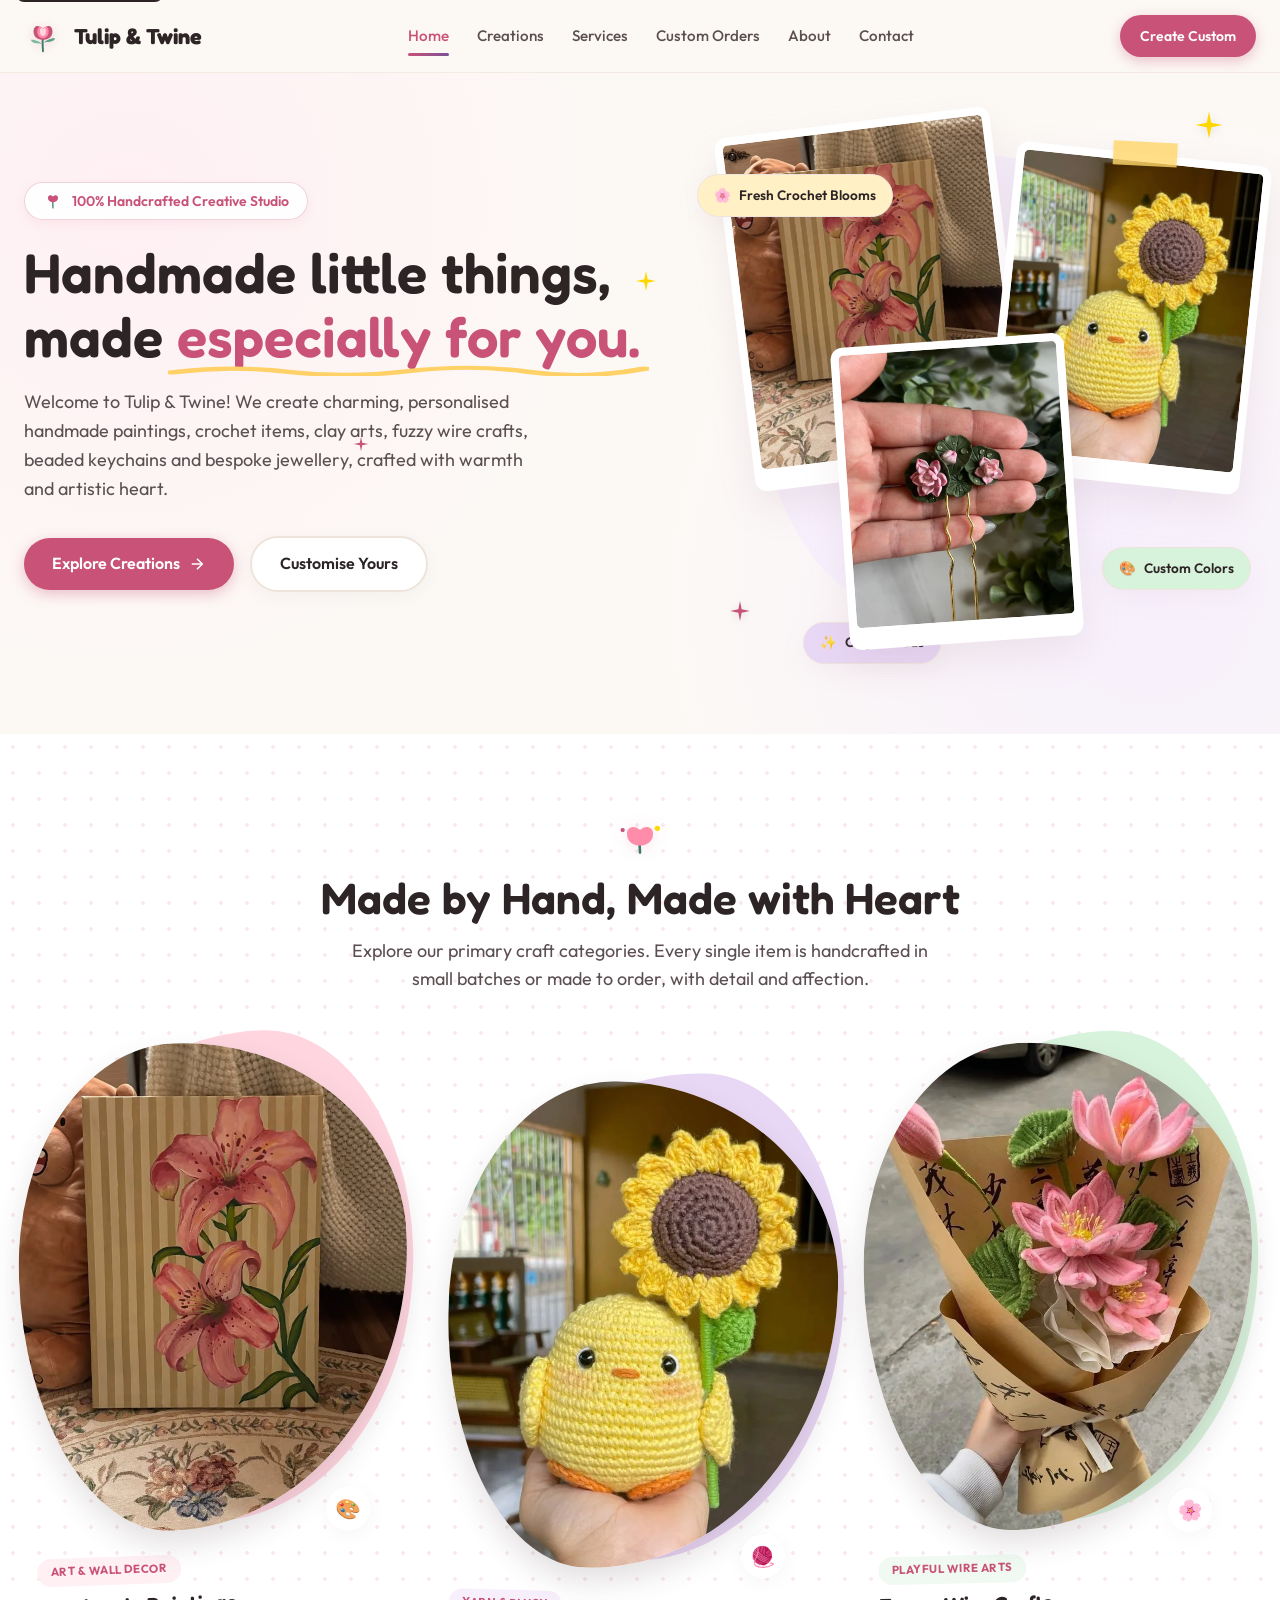
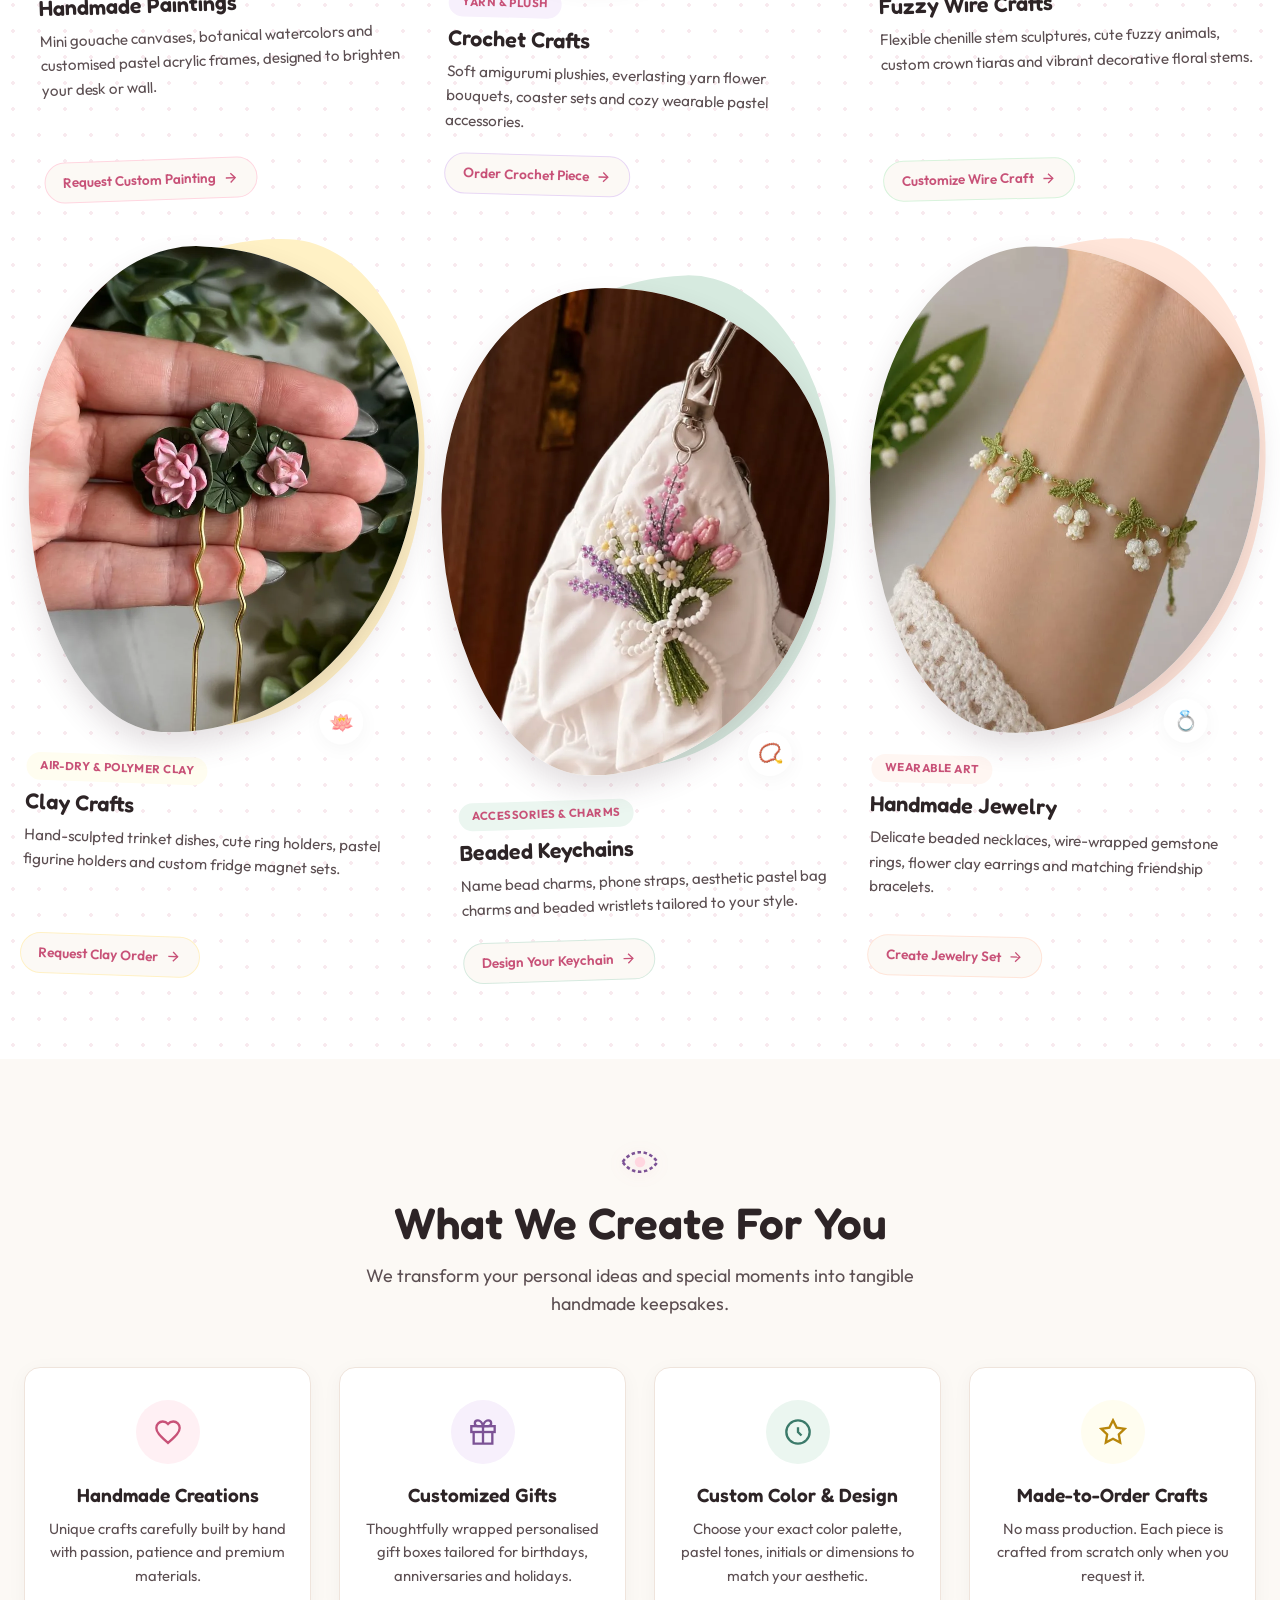
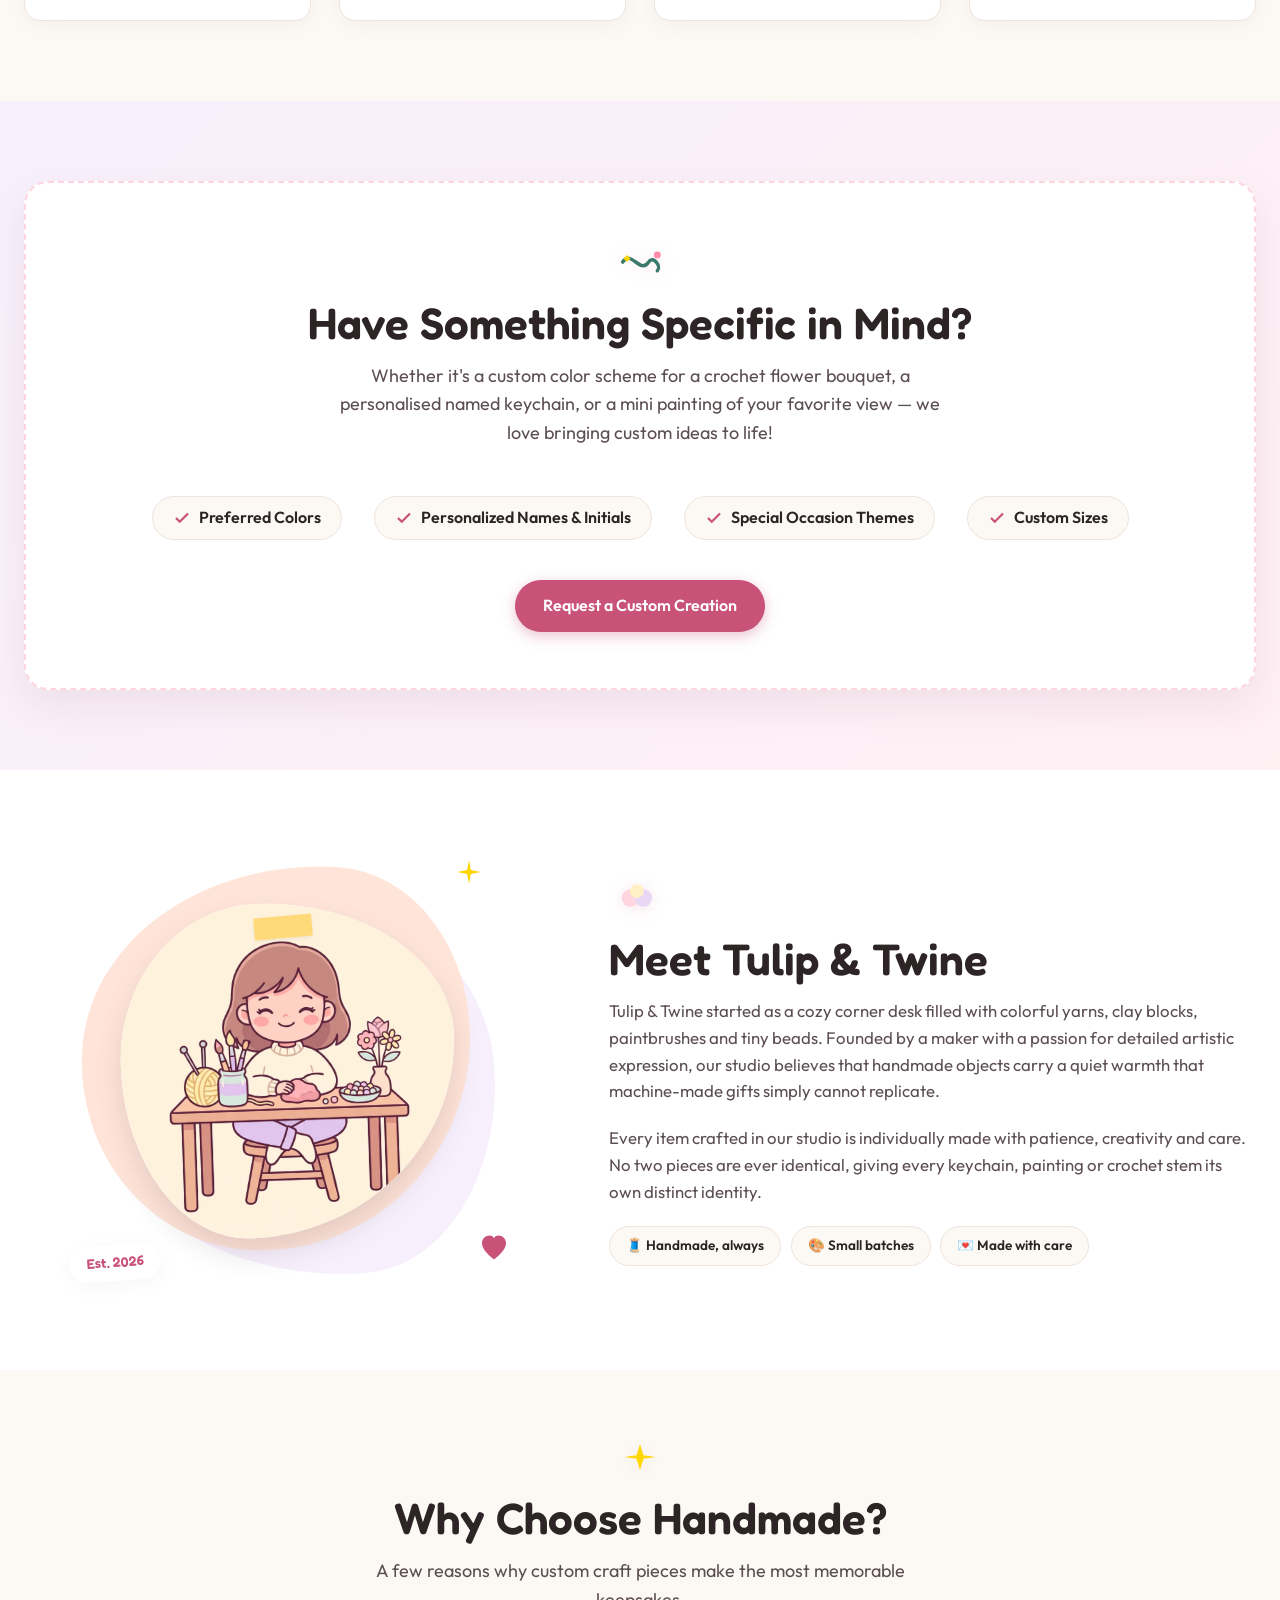
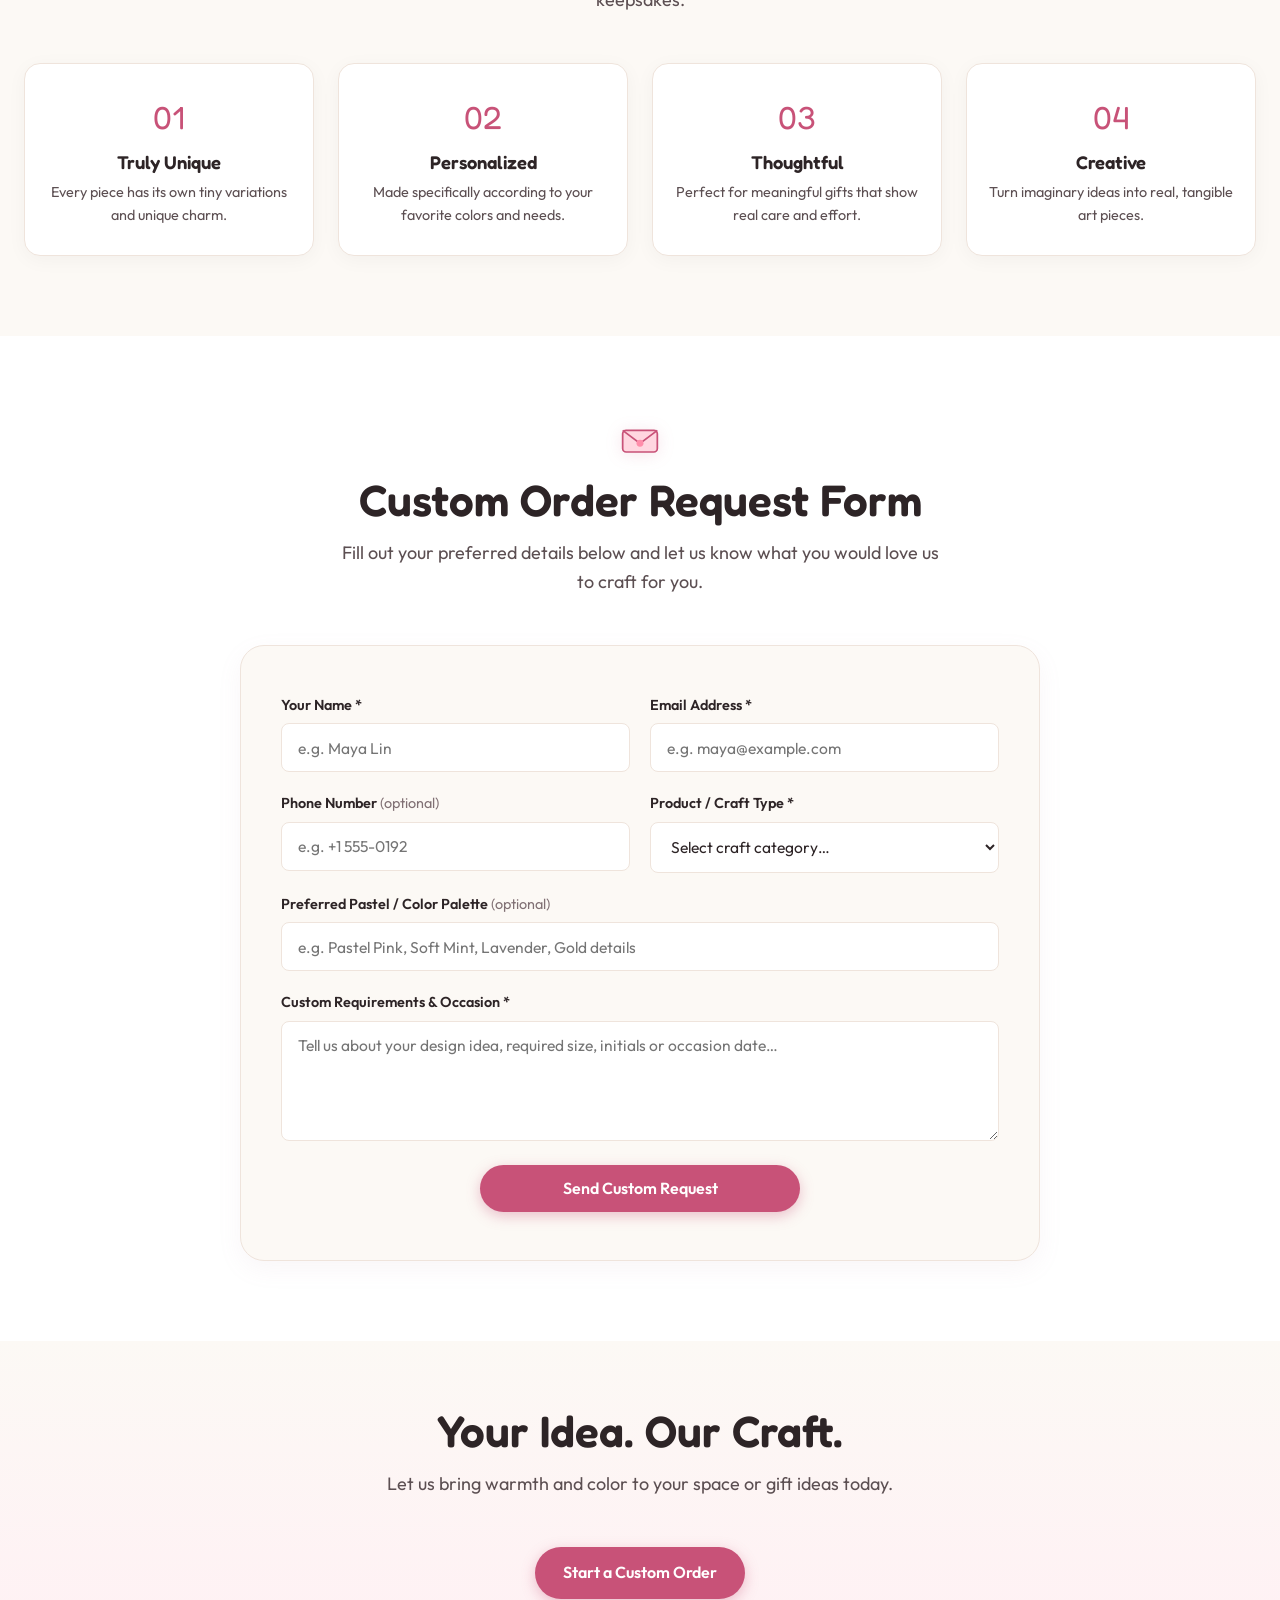
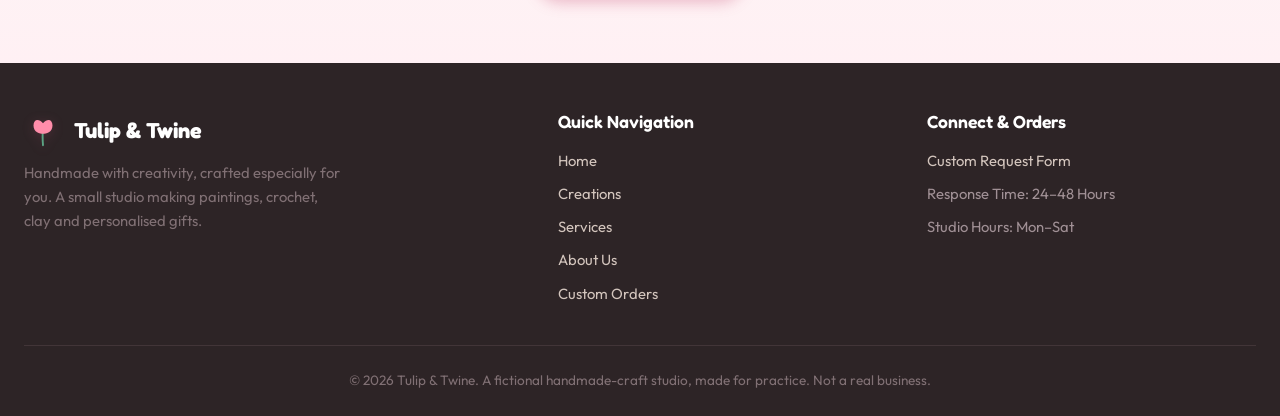
<file: business-landing-page/index.html>
<!DOCTYPE html>
<html lang="en">
<head>
  <meta charset="UTF-8">
  <meta name="viewport" content="width=device-width, initial-scale=1.0">
  <meta name="description" content="Tulip &amp; Twine — handcrafted paintings, crochet, fuzzy wire crafts, clay arts, beaded keychains and personalised gifts, made especially for you.">
  <title>Tulip &amp; Twine | Handmade Creative Studio</title>
  <link rel="icon" href="favicon.svg" type="image/svg+xml">
  <link rel="stylesheet" href="css/style.css">
</head>
<body>
  <a class="skip-link" href="#main">Skip to content</a>

  <!-- ===================== HEADER ===================== -->
  <header class="site-header">
    <div class="container nav-bar">
      <a class="brand-logo" href="#home" aria-label="Tulip &amp; Twine home">
        <svg class="brand-logo__icon animate-tulip" viewBox="0 0 100 100" fill="none" aria-hidden="true">
          <path d="M50 90C50 90 48 65 50 48" stroke="#3B7A6A" stroke-width="5" stroke-linecap="round"/>
          <path d="M50 72C38 68 22 72 18 60C28 58 42 66 50 72Z" fill="#78B99B"/>
          <path d="M50 68C62 64 78 68 82 56C72 54 58 62 50 68Z" fill="#5BA383"/>
          <path d="M25 38C25 56 42 60 50 60C58 60 75 56 75 38C75 22 62 18 50 32C38 18 25 22 25 38Z" fill="#C85278"/>
          <path d="M35 38C35 52 46 56 50 56C54 56 65 52 65 38C65 26 56 22 50 30C44 22 35 26 35 38Z" fill="#FF8DAA"/>
          <path d="M42 38C42 48 48 50 50 50C52 50 58 48 58 38C58 30 54 26 50 32C46 26 42 30 42 38Z" fill="#FFD6E0"/>
        </svg>
        <span>Tulip &amp; Twine</span>
      </a>

      <nav aria-label="Main">
        <ul class="nav-menu" id="nav-menu" role="list">
          <li><a class="nav-link is-active" href="#home">Home</a></li>
          <li><a class="nav-link" href="#creations">Creations</a></li>
          <li><a class="nav-link" href="#services">Services</a></li>
          <li><a class="nav-link" href="#custom-order">Custom Orders</a></li>
          <li><a class="nav-link" href="#about">About</a></li>
          <li><a class="nav-link" href="#contact">Contact</a></li>
        </ul>
      </nav>

      <div class="nav-actions">
        <a class="btn btn-primary btn--nav has-shimmer" href="#contact">Create Custom</a>
        <button class="mobile-toggle" id="mobile-toggle" type="button" aria-label="Toggle navigation menu" aria-expanded="false" aria-controls="nav-menu">
          <svg class="icon-menu" viewBox="0 0 24 24" fill="none" stroke="currentColor" stroke-width="2" stroke-linecap="round" aria-hidden="true">
            <line x1="3" y1="12" x2="21" y2="12"></line>
            <line x1="3" y1="6" x2="21" y2="6"></line>
            <line x1="3" y1="18" x2="21" y2="18"></line>
          </svg>
          <svg class="icon-close" viewBox="0 0 24 24" fill="none" stroke="currentColor" stroke-width="2" stroke-linecap="round" aria-hidden="true">
            <line x1="18" y1="6" x2="6" y2="18"></line>
            <line x1="6" y1="6" x2="18" y2="18"></line>
          </svg>
        </button>
      </div>
    </div>
  </header>

  <main id="main">

    <!-- ===================== HERO ===================== -->
    <section class="hero" id="home">
      <div class="container hero__grid">
        <div class="hero__content">
          <p class="hero__badge">
            <svg width="20" height="20" viewBox="0 0 100 100" fill="none" class="animate-tulip" aria-hidden="true">
              <path d="M50 85C50 85 48 60 50 45" stroke="#3B7A6A" stroke-width="6" stroke-linecap="round"/>
              <path d="M25 35C25 52 42 56 50 56C58 56 75 52 75 35C75 20 62 16 50 28C38 16 25 20 25 35Z" fill="#C85278"/>
            </svg>
            100% Handcrafted Creative Studio
          </p>
          <h1 class="hero__title">
            Handmade little things,<br>
            made <em>especially for you.
              <svg class="hero__doodle hero__doodle--a animate-sparkle" viewBox="0 0 40 40" aria-hidden="true"><path d="M20 2L23 17L38 20L23 23L20 38L17 23L2 20L17 17Z" fill="#FFD700"/></svg>
              <svg class="hero__doodle hero__doodle--b animate-sparkle" viewBox="0 0 40 40" aria-hidden="true"><path d="M20 2L23 17L38 20L23 23L20 38L17 23L2 20L17 17Z" fill="#C85278"/></svg>
            </em>
          </h1>
          <p class="hero__lead">Welcome to Tulip &amp; Twine! We create charming, personalised handmade paintings, crochet items, clay arts, fuzzy wire crafts, beaded keychains and bespoke jewellery, crafted with warmth and artistic heart.</p>
          <div class="hero__actions">
            <a class="btn btn-primary has-shimmer" href="#creations">
              Explore Creations
              <svg width="18" height="18" viewBox="0 0 24 24" fill="none" stroke="currentColor" stroke-width="2" aria-hidden="true"><line x1="5" y1="12" x2="19" y2="12"></line><polyline points="12 5 19 12 12 19"></polyline></svg>
            </a>
            <a class="btn btn-secondary" href="#contact">Customise Yours</a>
          </div>
        </div>

        <div class="hero__visual">
          <p class="hero__badge-float hero__badge-float--1 animate-float-slow"><span aria-hidden="true">🌸</span> Fresh Crochet Blooms</p>
          <p class="hero__badge-float hero__badge-float--2 animate-float-fast"><span aria-hidden="true">🎨</span> Custom Colors</p>
          <p class="hero__badge-float hero__badge-float--3 animate-float-slow"><span aria-hidden="true">✨</span> Clay &amp; Beads</p>

          <div class="hero__collage">
            <figure class="hero__photo hero__photo--painting">
              <img src="assets/images/craft-painting.webp" width="736" height="1308" loading="eager" decoding="async" alt="A hand-painted canvas of pink lilies on a striped gold background">
            </figure>
            <figure class="hero__photo hero__photo--crochet">
              <span class="hero__tape" aria-hidden="true"></span>
              <img src="assets/images/craft-crochet.webp" width="736" height="981" loading="eager" decoding="async" alt="A crochet chick amigurumi holding a crochet sunflower">
            </figure>
            <figure class="hero__photo hero__photo--clay">
              <img src="assets/images/craft-clay.webp" width="736" height="1306" loading="eager" decoding="async" alt="A polymer clay hairpin shaped like pink lotus flowers on lily pads">
            </figure>
            <svg class="hero__sparkle hero__sparkle--a animate-sparkle" viewBox="0 0 40 40" aria-hidden="true"><path d="M20 2L23 17L38 20L23 23L20 38L17 23L2 20L17 17Z" fill="#FFD700"/></svg>
            <svg class="hero__sparkle hero__sparkle--b animate-sparkle" viewBox="0 0 40 40" aria-hidden="true"><path d="M20 2L23 17L38 20L23 23L20 38L17 23L2 20L17 17Z" fill="#C85278"/></svg>
          </div>
        </div>
      </div>
    </section>

    <!-- ===================== CREATIONS ===================== -->
    <section class="creations" id="creations" aria-labelledby="creations-title">
      <div class="container scroll-reveal">
        <div class="text-center-wrapper">
          <div class="section-deco" title="Crafted with love">
            <svg class="section-deco__icon animate-tulip" viewBox="0 0 60 40" fill="none" aria-hidden="true">
              <path d="M30 38C30 30 28 20 30 14" stroke="#3B7A6A" stroke-width="3" stroke-linecap="round"/>
              <path d="M15 16C15 28 26 30 30 30C34 30 45 28 45 16C45 8 36 6 30 12C24 6 15 8 15 16Z" fill="#FF8DAA"/>
              <circle class="animate-sparkle" cx="50" cy="10" r="3" fill="#FFD700"/>
              <circle class="animate-sparkle" cx="10" cy="12" r="2.5" fill="#C85278"/>
            </svg>
          </div>
          <h2 class="section-title" id="creations-title">Made by Hand, Made with Heart</h2>
          <p class="section-subtitle">Explore our primary craft categories. Every single item is handcrafted in small batches or made to order, with detail and affection.</p>
        </div>

        <div class="creations__grid">
          <article class="creation-card creation-card--pink">
            <div class="creation-card__stage">
              <div class="creation-card__blob" aria-hidden="true"></div>
              <div class="creation-card__photo has-shimmer">
                <img src="assets/images/craft-painting.webp" width="736" height="1308" loading="lazy" decoding="async" alt="A hand-painted canvas of pink lilies on a striped gold background">
              </div>
              <span class="creation-card__sticker" aria-hidden="true">🎨</span>
            </div>
            <div class="creation-card__body">
              <p class="creation-card__tag">Art &amp; Wall Decor</p>
              <h3 class="creation-card__title">Handmade Paintings</h3>
              <p class="creation-card__desc">Mini gouache canvases, botanical watercolors and customised pastel acrylic frames, designed to brighten your desk or wall.</p>
              <a class="creation-card__link" href="#contact">
                Request Custom Painting
                <svg width="16" height="16" viewBox="0 0 24 24" fill="none" stroke="currentColor" stroke-width="2" aria-hidden="true"><line x1="5" y1="12" x2="19" y2="12"></line><polyline points="12 5 19 12 12 19"></polyline></svg>
              </a>
            </div>
          </article>

          <article class="creation-card creation-card--lavender">
            <div class="creation-card__stage">
              <div class="creation-card__blob" aria-hidden="true"></div>
              <div class="creation-card__photo has-shimmer">
                <img src="assets/images/craft-crochet.webp" width="736" height="981" loading="lazy" decoding="async" alt="A crochet chick amigurumi holding a crochet sunflower">
              </div>
              <span class="creation-card__sticker" aria-hidden="true">🧶</span>
            </div>
            <div class="creation-card__body">
              <p class="creation-card__tag">Yarn &amp; Plush</p>
              <h3 class="creation-card__title">Crochet Crafts</h3>
              <p class="creation-card__desc">Soft amigurumi plushies, everlasting yarn flower bouquets, coaster sets and cozy wearable pastel accessories.</p>
              <a class="creation-card__link" href="#contact">
                Order Crochet Piece
                <svg width="16" height="16" viewBox="0 0 24 24" fill="none" stroke="currentColor" stroke-width="2" aria-hidden="true"><line x1="5" y1="12" x2="19" y2="12"></line><polyline points="12 5 19 12 12 19"></polyline></svg>
              </a>
            </div>
          </article>

          <article class="creation-card creation-card--mint">
            <div class="creation-card__stage">
              <div class="creation-card__blob" aria-hidden="true"></div>
              <div class="creation-card__photo has-shimmer">
                <img src="assets/images/craft-fuzzy-wire.webp" width="736" height="981" loading="lazy" decoding="async" alt="A fuzzy chenille-stem lotus bouquet wrapped in paper">
              </div>
              <span class="creation-card__sticker" aria-hidden="true">🌸</span>
            </div>
            <div class="creation-card__body">
              <p class="creation-card__tag">Playful Wire Arts</p>
              <h3 class="creation-card__title">Fuzzy Wire Crafts</h3>
              <p class="creation-card__desc">Flexible chenille stem sculptures, cute fuzzy animals, custom crown tiaras and vibrant decorative floral stems.</p>
              <a class="creation-card__link" href="#contact">
                Customize Wire Craft
                <svg width="16" height="16" viewBox="0 0 24 24" fill="none" stroke="currentColor" stroke-width="2" aria-hidden="true"><line x1="5" y1="12" x2="19" y2="12"></line><polyline points="12 5 19 12 12 19"></polyline></svg>
              </a>
            </div>
          </article>

          <article class="creation-card creation-card--yellow">
            <div class="creation-card__stage">
              <div class="creation-card__blob" aria-hidden="true"></div>
              <div class="creation-card__photo has-shimmer">
                <img src="assets/images/craft-clay.webp" width="736" height="1306" loading="lazy" decoding="async" alt="A polymer clay hairpin shaped like pink lotus flowers on lily pads">
              </div>
              <span class="creation-card__sticker" aria-hidden="true">🪷</span>
            </div>
            <div class="creation-card__body">
              <p class="creation-card__tag">Air-Dry &amp; Polymer Clay</p>
              <h3 class="creation-card__title">Clay Crafts</h3>
              <p class="creation-card__desc">Hand-sculpted trinket dishes, cute ring holders, pastel figurine holders and custom fridge magnet sets.</p>
              <a class="creation-card__link" href="#contact">
                Request Clay Order
                <svg width="16" height="16" viewBox="0 0 24 24" fill="none" stroke="currentColor" stroke-width="2" aria-hidden="true"><line x1="5" y1="12" x2="19" y2="12"></line><polyline points="12 5 19 12 12 19"></polyline></svg>
              </a>
            </div>
          </article>

          <article class="creation-card creation-card--blue">
            <div class="creation-card__stage">
              <div class="creation-card__blob" aria-hidden="true"></div>
              <div class="creation-card__photo has-shimmer">
                <img src="assets/images/craft-beaded-keychain.webp" width="736" height="1278" loading="lazy" decoding="async" alt="A beaded flower bouquet keychain clipped to a white bag">
              </div>
              <span class="creation-card__sticker" aria-hidden="true">📿</span>
            </div>
            <div class="creation-card__body">
              <p class="creation-card__tag">Accessories &amp; Charms</p>
              <h3 class="creation-card__title">Beaded Keychains</h3>
              <p class="creation-card__desc">Name bead charms, phone straps, aesthetic pastel bag charms and beaded wristlets tailored to your style.</p>
              <a class="creation-card__link" href="#contact">
                Design Your Keychain
                <svg width="16" height="16" viewBox="0 0 24 24" fill="none" stroke="currentColor" stroke-width="2" aria-hidden="true"><line x1="5" y1="12" x2="19" y2="12"></line><polyline points="12 5 19 12 12 19"></polyline></svg>
              </a>
            </div>
          </article>

          <article class="creation-card creation-card--peach">
            <div class="creation-card__stage">
              <div class="creation-card__blob" aria-hidden="true"></div>
              <div class="creation-card__photo has-shimmer">
                <img src="assets/images/craft-jewelry.webp" width="736" height="981" loading="lazy" decoding="async" alt="A beaded lily-of-the-valley bracelet worn on a wrist">
              </div>
              <span class="creation-card__sticker" aria-hidden="true">💍</span>
            </div>
            <div class="creation-card__body">
              <p class="creation-card__tag">Wearable Art</p>
              <h3 class="creation-card__title">Handmade Jewelry</h3>
              <p class="creation-card__desc">Delicate beaded necklaces, wire-wrapped gemstone rings, flower clay earrings and matching friendship bracelets.</p>
              <a class="creation-card__link" href="#contact">
                Create Jewelry Set
                <svg width="16" height="16" viewBox="0 0 24 24" fill="none" stroke="currentColor" stroke-width="2" aria-hidden="true"><line x1="5" y1="12" x2="19" y2="12"></line><polyline points="12 5 19 12 12 19"></polyline></svg>
              </a>
            </div>
          </article>
        </div>
      </div>
    </section>

    <!-- ===================== SERVICES ===================== -->
    <section class="services" id="services" aria-labelledby="services-title">
      <div class="container scroll-reveal">
        <div class="text-center-wrapper">
          <div class="section-deco" title="Handcrafted services">
            <svg class="section-deco__icon animate-yarn-loop" viewBox="0 0 60 40" fill="none" aria-hidden="true">
              <path d="M10 20C20 5 40 5 50 20C40 35 20 35 10 20Z" stroke="#7C5295" stroke-width="3" stroke-dasharray="4 3" fill="none"/>
              <circle cx="30" cy="20" r="6" fill="#FFD6E0"/>
            </svg>
          </div>
          <h2 class="section-title" id="services-title">What We Create For You</h2>
          <p class="section-subtitle">We transform your personal ideas and special moments into tangible handmade keepsakes.</p>
        </div>

        <div class="services__grid">
          <div class="service-card">
            <div class="service-card__icon service-card__icon--pink">
              <svg width="28" height="28" viewBox="0 0 24 24" fill="none" stroke="currentColor" stroke-width="2" aria-hidden="true"><path d="M12 21.35l-1.45-1.32C5.4 15.36 2 12.28 2 8.5 2 5.42 4.42 3 7.5 3c1.74 0 3.41.81 4.5 2.09C13.09 3.81 14.76 3 16.5 3 19.58 3 22 5.42 22 8.5c0 3.78-3.4 6.86-8.55 11.54L12 21.35z"/></svg>
            </div>
            <h3 class="service-card__title">Handmade Creations</h3>
            <p class="service-card__desc">Unique crafts carefully built by hand with passion, patience and premium materials.</p>
          </div>

          <div class="service-card">
            <div class="service-card__icon service-card__icon--lavender">
              <svg width="28" height="28" viewBox="0 0 24 24" fill="none" stroke="currentColor" stroke-width="2" aria-hidden="true"><polyline points="20 12 20 22 4 22 4 12"></polyline><rect x="2" y="7" width="20" height="5"></rect><line x1="12" y1="22" x2="12" y2="7"></line><path d="M12 7H7.5a2.5 2.5 0 0 1 0-5C11 2 12 7 12 7z"></path><path d="M12 7h4.5a2.5 2.5 0 0 0 0-5C13 2 12 7 12 7z"></path></svg>
            </div>
            <h3 class="service-card__title">Customized Gifts</h3>
            <p class="service-card__desc">Thoughtfully wrapped personalised gift boxes tailored for birthdays, anniversaries and holidays.</p>
          </div>

          <div class="service-card">
            <div class="service-card__icon service-card__icon--blue">
              <svg width="28" height="28" viewBox="0 0 24 24" fill="none" stroke="currentColor" stroke-width="2" aria-hidden="true"><circle cx="12" cy="12" r="10"></circle><path d="M12 8v4l3 3"></path></svg>
            </div>
            <h3 class="service-card__title">Custom Color &amp; Design</h3>
            <p class="service-card__desc">Choose your exact color palette, pastel tones, initials or dimensions to match your aesthetic.</p>
          </div>

          <div class="service-card">
            <div class="service-card__icon service-card__icon--yellow">
              <svg width="28" height="28" viewBox="0 0 24 24" fill="none" stroke="currentColor" stroke-width="2" aria-hidden="true"><path d="M12 2l3.09 6.26L22 9.27l-5 4.87 1.18 6.88L12 17.77l-6.18 3.25L7 14.14 2 9.27l6.91-1.01L12 2z"/></svg>
            </div>
            <h3 class="service-card__title">Made-to-Order Crafts</h3>
            <p class="service-card__desc">No mass production. Each piece is crafted from scratch only when you request it.</p>
          </div>
        </div>
      </div>
    </section>

    <!-- ===================== CUSTOM ORDER ===================== -->
    <section class="custom-order" id="custom-order" aria-labelledby="custom-order-title">
      <div class="container scroll-reveal">
        <div class="custom-order__banner">
          <div class="section-deco" title="Bespoke crafting">
            <svg class="section-deco__icon animate-wire-twist" viewBox="0 0 60 40" fill="none" aria-hidden="true">
              <path d="M10 20C20 5 30 35 40 20C45 12 55 25 50 30" stroke="#3B7A6A" stroke-width="4" stroke-linecap="round"/>
              <circle cx="50" cy="12" r="4" fill="#FF8DAA"/>
              <path class="animate-sparkle" d="M15 12L19 16L15 20L11 16Z" fill="#FFD700"/>
            </svg>
          </div>
          <h2 class="section-title" id="custom-order-title">Have Something Specific in Mind?</h2>
          <p class="section-subtitle">Whether it's a custom color scheme for a crochet flower bouquet, a personalised named keychain, or a mini painting of your favorite view — we love bringing custom ideas to life!</p>

          <ul class="custom-order__list" role="list">
            <li class="custom-order__item">
              <svg width="18" height="18" viewBox="0 0 24 24" fill="none" stroke="currentColor" stroke-width="3" aria-hidden="true"><polyline points="20 6 9 17 4 12"></polyline></svg>
              Preferred Colors
            </li>
            <li class="custom-order__item">
              <svg width="18" height="18" viewBox="0 0 24 24" fill="none" stroke="currentColor" stroke-width="3" aria-hidden="true"><polyline points="20 6 9 17 4 12"></polyline></svg>
              Personalized Names &amp; Initials
            </li>
            <li class="custom-order__item">
              <svg width="18" height="18" viewBox="0 0 24 24" fill="none" stroke="currentColor" stroke-width="3" aria-hidden="true"><polyline points="20 6 9 17 4 12"></polyline></svg>
              Special Occasion Themes
            </li>
            <li class="custom-order__item">
              <svg width="18" height="18" viewBox="0 0 24 24" fill="none" stroke="currentColor" stroke-width="3" aria-hidden="true"><polyline points="20 6 9 17 4 12"></polyline></svg>
              Custom Sizes
            </li>
          </ul>

          <a class="btn btn-primary has-shimmer" href="#contact">Request a Custom Creation</a>
        </div>
      </div>
    </section>

    <!-- ===================== ABOUT ===================== -->
    <section class="about" id="about" aria-labelledby="about-title">
      <div class="container about__grid scroll-reveal">
        <div class="about__visual">
          <div class="about__blob" aria-hidden="true"></div>
          <div class="about__blob about__blob--accent" aria-hidden="true"></div>
          <figure class="about__photo">
            <span class="about__tape" aria-hidden="true"></span>
            <img src="assets/images/avatar.webp" width="900" height="900" loading="lazy" decoding="async" alt="An illustrated portrait of the Tulip &amp; Twine maker shaping clay at her craft desk, surrounded by yarn, paintbrushes, beads and flowers">
          </figure>
          <span class="about__badge">Est. 2026</span>
          <svg class="about__doodle animate-sparkle" viewBox="0 0 40 40" aria-hidden="true"><path d="M20 2L23 17L38 20L23 23L20 38L17 23L2 20L17 17Z" fill="#FFD700"/></svg>
          <svg class="about__doodle about__doodle--heart animate-float-slow" viewBox="0 0 40 40" aria-hidden="true"><path d="M20 34C10 26 4 19 4 12C4 6 9 2 14 2C17 2 19.5 3.5 20 6C20.5 3.5 23 2 26 2C31 2 36 6 36 12C36 19 30 26 20 34Z" fill="#C85278"/></svg>
        </div>

        <div class="about__text">
          <div class="section-deco" title="Behind the craft">
            <svg class="section-deco__icon animate-float-slow" viewBox="0 0 60 40" fill="none" aria-hidden="true">
              <circle cx="20" cy="20" r="10" fill="#FFD6E0"/>
              <circle cx="35" cy="20" r="10" fill="#E8D7F5"/>
              <circle cx="27.5" cy="12" r="8" fill="#FFF1C5"/>
            </svg>
          </div>
          <h2 class="section-title section-title--left" id="about-title">Meet Tulip &amp; Twine</h2>
          <p>Tulip &amp; Twine started as a cozy corner desk filled with colorful yarns, clay blocks, paintbrushes and tiny beads. Founded by a maker with a passion for detailed artistic expression, our studio believes that handmade objects carry a quiet warmth that machine-made gifts simply cannot replicate.</p>
          <p>Every item crafted in our studio is individually made with patience, creativity and care. No two pieces are ever identical, giving every keychain, painting or crochet stem its own distinct identity.</p>
          <ul class="about__facts" role="list">
            <li>🧵 Handmade, always</li>
            <li>🎨 Small batches</li>
            <li>💌 Made with care</li>
          </ul>
        </div>
      </div>
    </section>

    <!-- ===================== WHY HANDMADE ===================== -->
    <section class="why" aria-labelledby="why-title">
      <div class="container scroll-reveal">
        <div class="text-center-wrapper">
          <div class="section-deco" title="Why choose handmade">
            <svg class="section-deco__icon animate-sparkle" viewBox="0 0 60 40" fill="none" aria-hidden="true">
              <path d="M30 5L34 18L48 20L34 22L30 35L26 22L12 20L26 18Z" fill="#FFD700"/>
            </svg>
          </div>
          <h2 class="section-title" id="why-title">Why Choose Handmade?</h2>
          <p class="section-subtitle">A few reasons why custom craft pieces make the most memorable keepsakes.</p>
        </div>

        <div class="why__grid">
          <div class="why-card">
            <p class="why-card__number">01</p>
            <h3 class="why-card__title">Truly Unique</h3>
            <p class="why-card__desc">Every piece has its own tiny variations and unique charm.</p>
          </div>
          <div class="why-card">
            <p class="why-card__number">02</p>
            <h3 class="why-card__title">Personalized</h3>
            <p class="why-card__desc">Made specifically according to your favorite colors and needs.</p>
          </div>
          <div class="why-card">
            <p class="why-card__number">03</p>
            <h3 class="why-card__title">Thoughtful</h3>
            <p class="why-card__desc">Perfect for meaningful gifts that show real care and effort.</p>
          </div>
          <div class="why-card">
            <p class="why-card__number">04</p>
            <h3 class="why-card__title">Creative</h3>
            <p class="why-card__desc">Turn imaginary ideas into real, tangible art pieces.</p>
          </div>
        </div>
      </div>
    </section>

    <!-- ===================== CONTACT / CUSTOM ORDER FORM ===================== -->
    <section class="contact" id="contact" aria-labelledby="contact-title">
      <div class="container scroll-reveal">
        <div class="text-center-wrapper">
          <div class="section-deco" title="Start your order">
            <svg class="section-deco__icon animate-float-fast" viewBox="0 0 60 40" fill="none" aria-hidden="true">
              <rect x="10" y="10" width="40" height="25" rx="4" fill="#FFD6E0" stroke="#C85278" stroke-width="2"/>
              <path d="M10 10L30 25L50 10" stroke="#C85278" stroke-width="2"/>
              <circle cx="30" cy="25" r="4" fill="#FF8DAA"/>
            </svg>
          </div>
          <h2 class="section-title" id="contact-title">Custom Order Request Form</h2>
          <p class="section-subtitle">Fill out your preferred details below and let us know what you would love us to craft for you.</p>
        </div>

        <div class="contact__wrapper">
          <form id="order-form" novalidate>
            <div class="form-grid">
              <div class="form-group">
                <label class="form-label" for="order-name">Your Name <span aria-hidden="true">*</span></label>
                <input class="form-control" type="text" id="order-name" name="name" placeholder="e.g. Maya Lin" required minlength="2">
              </div>

              <div class="form-group">
                <label class="form-label" for="order-email">Email Address <span aria-hidden="true">*</span></label>
                <input class="form-control" type="email" id="order-email" name="email" placeholder="e.g. maya@example.com" required>
              </div>

              <div class="form-group">
                <label class="form-label" for="order-phone">Phone Number <span class="form-label__hint">(optional)</span></label>
                <input class="form-control" type="tel" id="order-phone" name="phone" placeholder="e.g. +1 555-0192">
              </div>

              <div class="form-group">
                <label class="form-label" for="order-type">Product / Craft Type <span aria-hidden="true">*</span></label>
                <select class="form-control" id="order-type" name="craftType" required>
                  <option value="">Select craft category&hellip;</option>
                  <option value="painting">Handmade Painting</option>
                  <option value="crochet">Crochet Craft</option>
                  <option value="wire">Fuzzy Wire Craft</option>
                  <option value="clay">Clay Craft</option>
                  <option value="keychain">Beaded Keychain</option>
                  <option value="jewelry">Handmade Jewelry</option>
                  <option value="other">Other Personal Gift</option>
                </select>
              </div>

              <div class="form-group form-group--full">
                <label class="form-label" for="order-colors">Preferred Pastel / Color Palette <span class="form-label__hint">(optional)</span></label>
                <input class="form-control" type="text" id="order-colors" name="colors" placeholder="e.g. Pastel Pink, Soft Mint, Lavender, Gold details">
              </div>

              <div class="form-group form-group--full">
                <label class="form-label" for="order-message">Custom Requirements &amp; Occasion <span aria-hidden="true">*</span></label>
                <textarea class="form-control" id="order-message" name="message" placeholder="Tell us about your design idea, required size, initials or occasion date&hellip;" required minlength="10"></textarea>
              </div>
            </div>

            <div class="form-submit">
              <button class="btn btn-primary btn--block has-shimmer" type="submit">Send Custom Request</button>
            </div>

            <p id="order-feedback" class="form-feedback" role="alert" aria-live="polite"></p>
          </form>
        </div>
      </div>
    </section>

    <!-- ===================== FINAL CTA ===================== -->
    <section class="final-cta">
      <div class="container scroll-reveal">
        <h2 class="section-title">Your Idea. Our Craft.</h2>
        <p class="section-subtitle">Let us bring warmth and color to your space or gift ideas today.</p>
        <a class="btn btn-primary has-shimmer" href="#contact">Start a Custom Order</a>
      </div>
    </section>

  </main>

  <!-- ===================== FOOTER ===================== -->
  <footer class="site-footer">
    <div class="container">
      <div class="footer-grid">
        <div class="footer-brand">
          <div class="brand-logo">
            <svg class="brand-logo__icon animate-tulip" viewBox="0 0 100 100" fill="none" aria-hidden="true">
              <path d="M50 90C50 90 48 65 50 48" stroke="#5BA383" stroke-width="5" stroke-linecap="round"/>
              <path d="M25 38C25 56 42 60 50 60C58 60 75 56 75 38C75 22 62 18 50 32C38 18 25 22 25 38Z" fill="#FF8DAA"/>
            </svg>
            <span>Tulip &amp; Twine</span>
          </div>
          <p>Handmade with creativity, crafted especially for you. A small studio making paintings, crochet, clay and personalised gifts.</p>
        </div>

        <div>
          <h3 class="footer-title">Quick Navigation</h3>
          <ul class="footer-links" role="list">
            <li><a href="#home">Home</a></li>
            <li><a href="#creations">Creations</a></li>
            <li><a href="#services">Services</a></li>
            <li><a href="#about">About Us</a></li>
            <li><a href="#custom-order">Custom Orders</a></li>
          </ul>
        </div>

        <div>
          <h3 class="footer-title">Connect &amp; Orders</h3>
          <ul class="footer-links" role="list">
            <li><a href="#contact">Custom Request Form</a></li>
            <li><span>Response Time: 24&ndash;48 Hours</span></li>
            <li><span>Studio Hours: Mon&ndash;Sat</span></li>
          </ul>
        </div>
      </div>

      <div class="footer-bottom">
        <p>&copy; 2026 Tulip &amp; Twine. A fictional handmade-craft studio, made for practice. Not a real business.</p>
      </div>
    </div>
  </footer>

  <script src="js/script.js" defer></script>
</body>
</html>
</file>
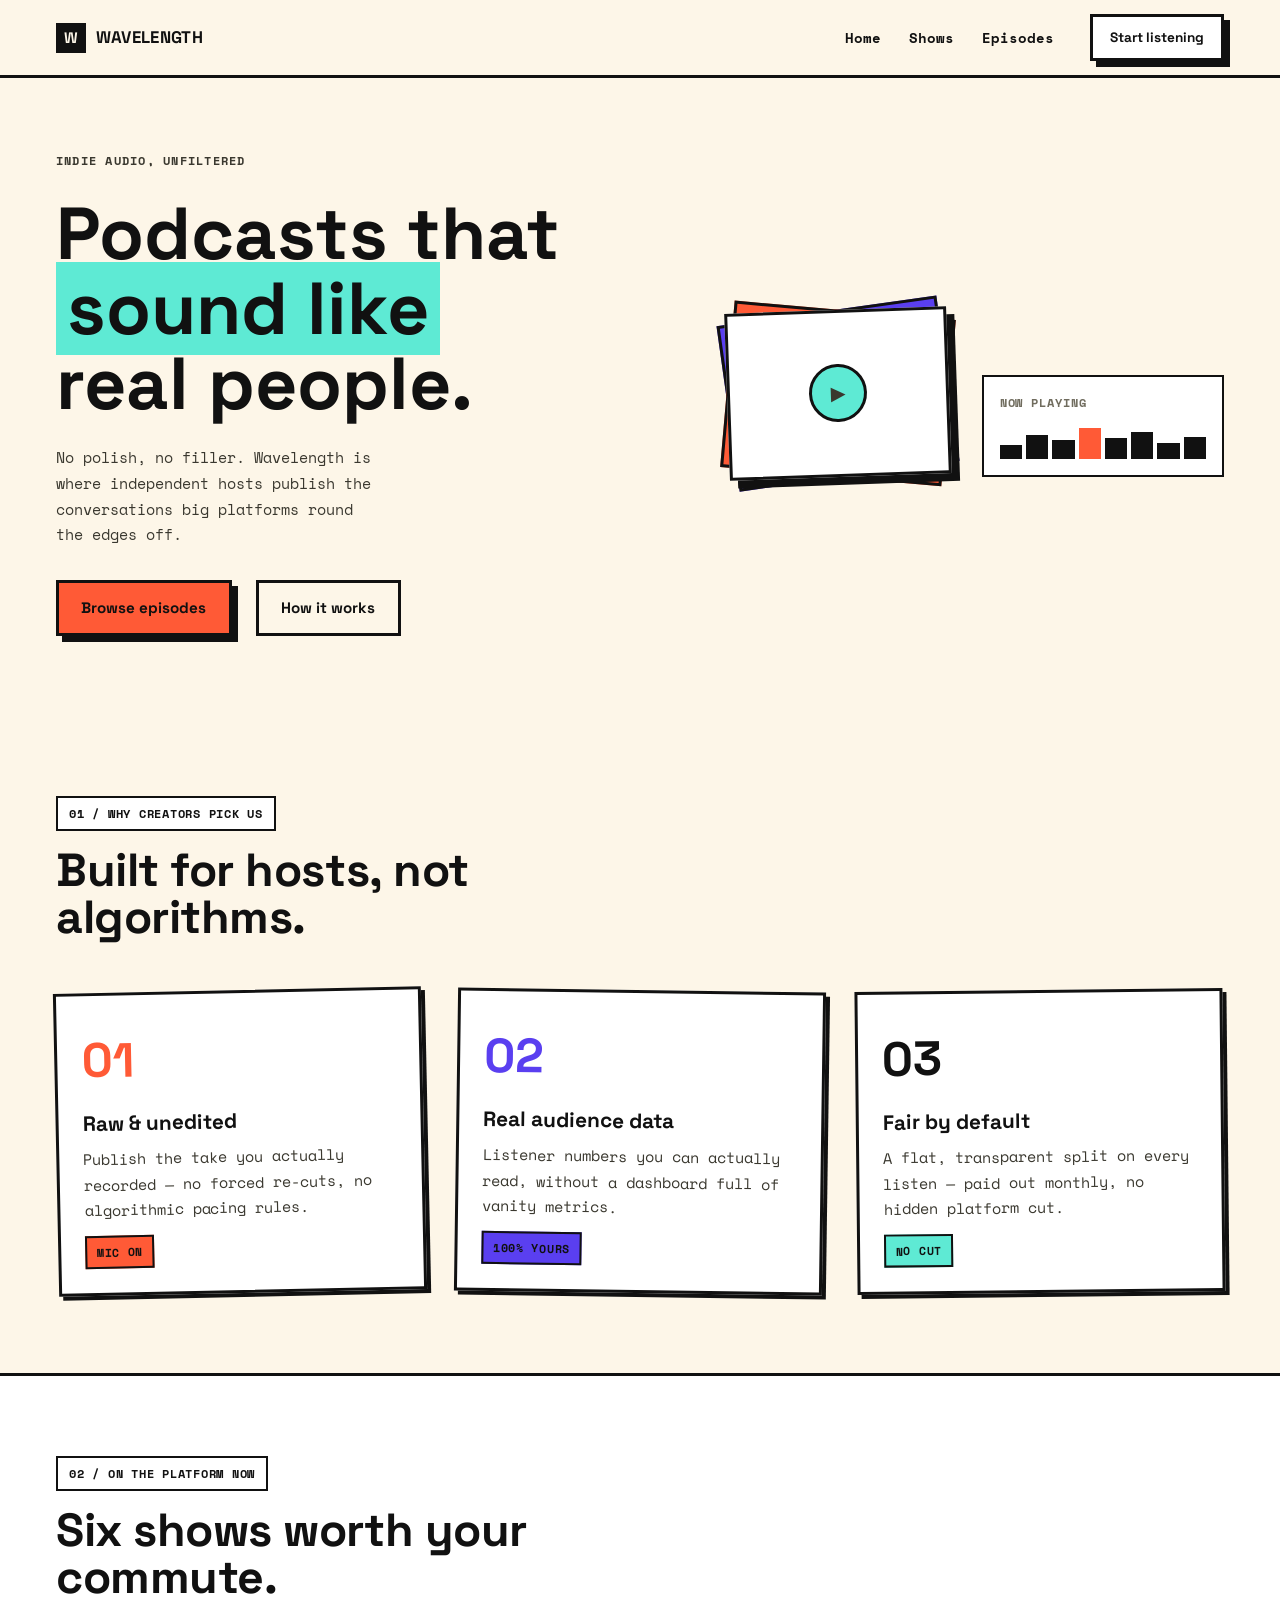
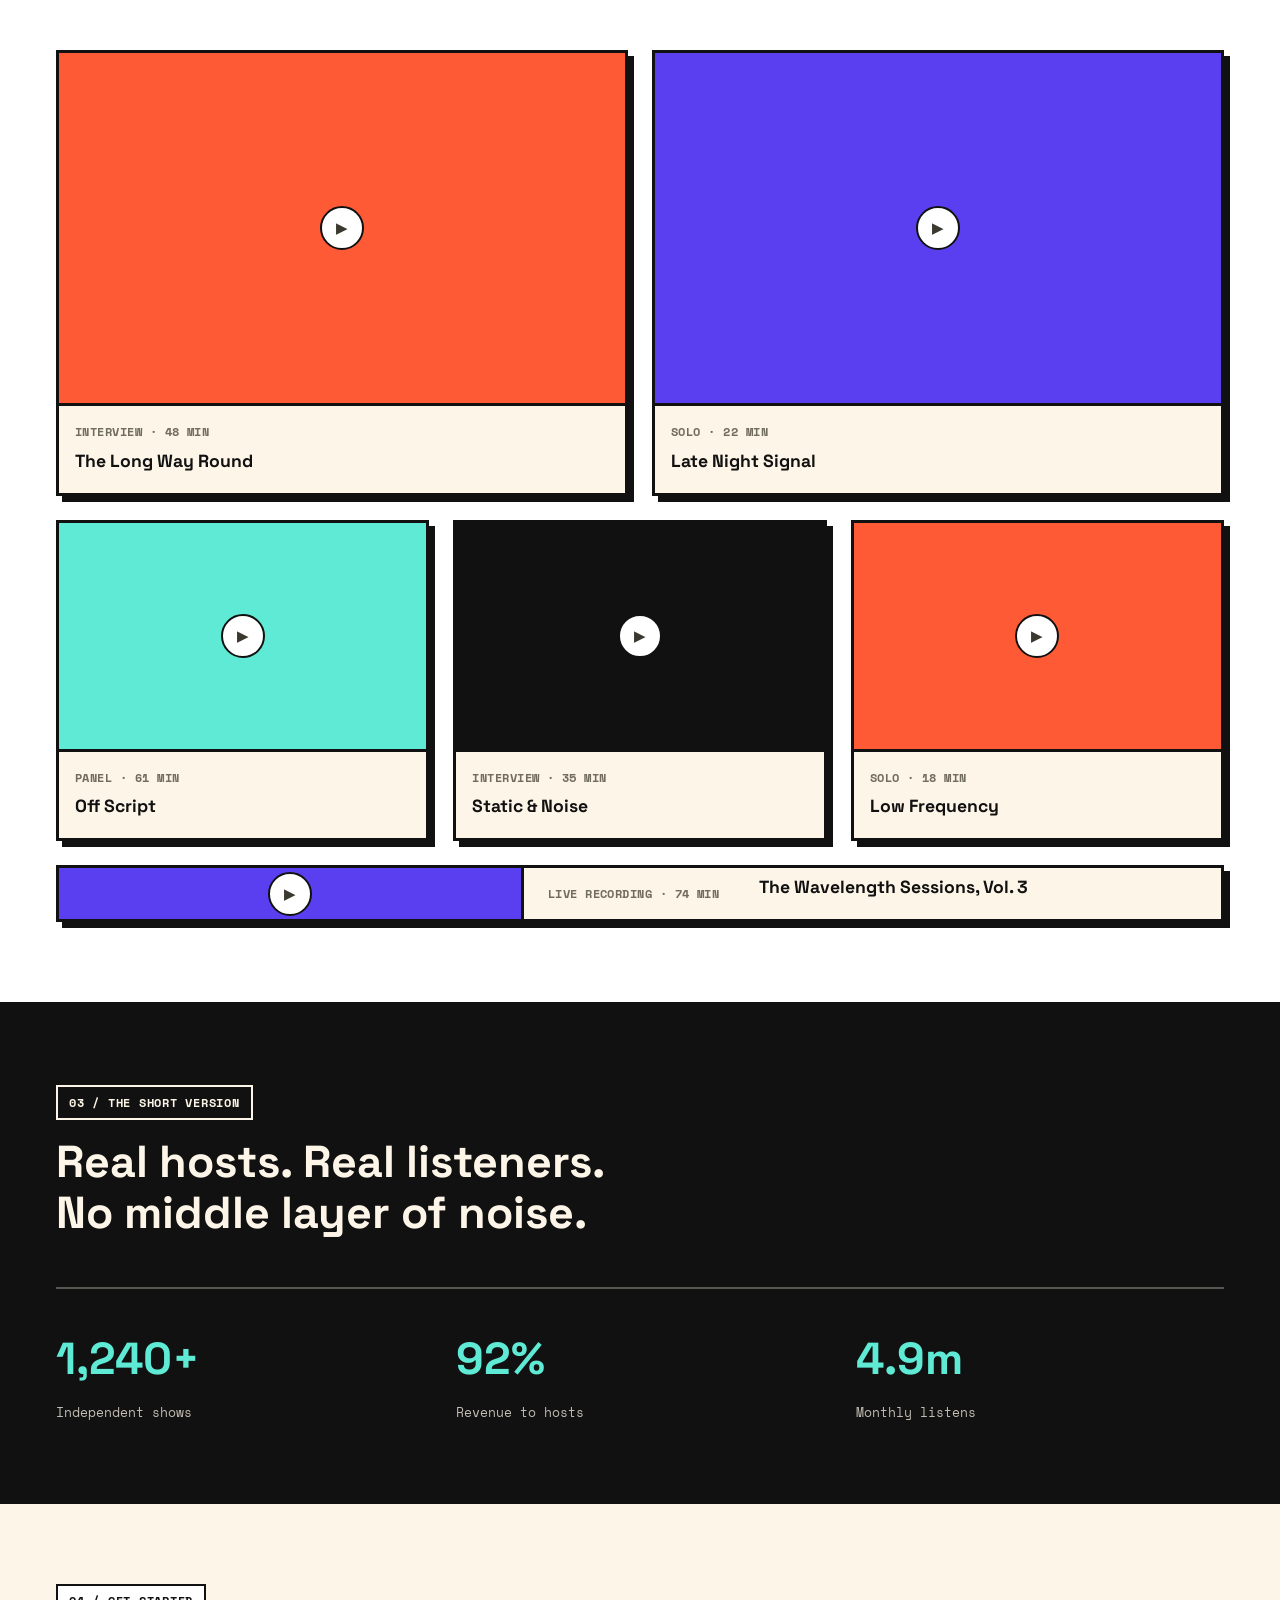
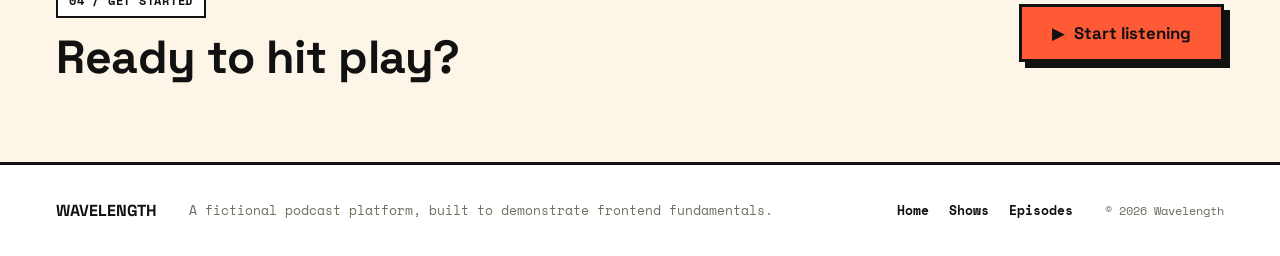
<file: css-challenge/index.html>
<!DOCTYPE html>
<html lang="en">
<head>
  <meta charset="UTF-8">
  <meta name="viewport" content="width=device-width, initial-scale=1.0">
  <title>Wavelength — CSS Challenge (Flexbox, Grid &amp; Animation)</title>
  <meta name="description" content="Wavelength: a fictional indie podcast platform used to showcase Flexbox, CSS Grid and animation in a neo-brutalist visual style.">
  <link rel="icon" href="data:,">
  <link rel="stylesheet" href="css/style.css">
</head>
<body>
  <a class="skip-link" href="#main">Skip to main content</a>

  <header class="site-header">
    <div class="container header-row">
      <a class="brand" href="#top">
        <span class="brand-mark" aria-hidden="true">W</span>
        <span class="brand-word">WAVELENGTH</span>
      </a>

      <button type="button" class="nav-toggle" id="navToggle" aria-expanded="false" aria-controls="navMenu">
        <span class="nav-toggle__bar" aria-hidden="true"></span>
        <span class="nav-toggle__bar" aria-hidden="true"></span>
        <span class="sr-only">Menu</span>
      </button>

      <nav class="site-nav" id="navMenu" aria-label="Primary">
        <ul class="site-nav__list">
          <li><a href="#top">Home</a></li>
          <li><a href="#shows">Shows</a></li>
          <li><a href="#episodes">Episodes</a></li>
        </ul>
        <a class="btn btn--press btn--sm" href="#listen">Start listening</a>
      </nav>
    </div>
  </header>

  <main id="main">

    <!-- ============ HERO ============ -->
    <section class="hero" id="top">
      <div class="container hero-grid">
        <div class="hero-copy">
          <p class="eyebrow">Indie audio, unfiltered</p>
          <h1 class="hero-title">Podcasts that<br><mark class="hl">sound like</mark><br>real people.</h1>
          <p class="hero-lede">No polish, no filler. Wavelength is where independent hosts publish the conversations big platforms round the edges off.</p>
          <div class="hero-actions">
            <a class="btn btn--press btn--primary" href="#episodes">Browse episodes</a>
            <a class="btn btn--outline" href="#shows">How it works</a>
          </div>
        </div>

        <div class="hero-visual" aria-hidden="true">
          <div class="ep-stack">
            <span class="ep-stack__card ep-stack__card--1"></span>
            <span class="ep-stack__card ep-stack__card--2"></span>
            <span class="ep-stack__card ep-stack__card--3">
              <span class="ep-stack__play">▶</span>
            </span>
          </div>
          <div class="now-playing">
            <span class="now-playing__label">Now playing</span>
            <div class="now-playing__bars">
              <span></span><span></span><span></span><span></span><span></span><span></span><span></span><span></span>
            </div>
          </div>
        </div>
      </div>
    </section>

    <!-- ============ FLEXBOX CHALLENGE ============ -->
    <section class="features" id="shows">
      <div class="container">
        <div class="section-head">
          <p class="section-label">01 / Why creators pick us</p>
          <h2 class="section-title">Built for hosts, not algorithms.</h2>
        </div>

        <div class="feature-row">
          <article class="feature-card feature-card--coral">
            <span class="feature-card__num">01</span>
            <h3 class="feature-card__title">Raw &amp; unedited</h3>
            <p class="feature-card__desc">Publish the take you actually recorded — no forced re-cuts, no algorithmic pacing rules.</p>
            <span class="feature-card__tag">MIC ON</span>
          </article>

          <article class="feature-card feature-card--violet">
            <span class="feature-card__num">02</span>
            <h3 class="feature-card__title">Real audience data</h3>
            <p class="feature-card__desc">Listener numbers you can actually read, without a dashboard full of vanity metrics.</p>
            <span class="feature-card__tag">100% YOURS</span>
          </article>

          <article class="feature-card feature-card--mint">
            <span class="feature-card__num">03</span>
            <h3 class="feature-card__title">Fair by default</h3>
            <p class="feature-card__desc">A flat, transparent split on every listen — paid out monthly, no hidden platform cut.</p>
            <span class="feature-card__tag">NO CUT</span>
          </article>
        </div>
      </div>
    </section>

    <!-- ============ GRID CHALLENGE ============ -->
    <section class="episodes" id="episodes">
      <div class="container">
        <div class="section-head">
          <p class="section-label">02 / On the platform now</p>
          <h2 class="section-title">Six shows worth your commute.</h2>
        </div>

        <ul class="episode-grid">
          <li class="ep-card ep-card--lg ep-card--coral">
            <span class="ep-card__cover" aria-hidden="true"><span class="ep-card__play">▶</span></span>
            <span class="ep-card__meta">Interview · 48 min</span>
            <span class="ep-card__title">The Long Way Round</span>
          </li>
          <li class="ep-card ep-card--lg ep-card--violet">
            <span class="ep-card__cover" aria-hidden="true"><span class="ep-card__play">▶</span></span>
            <span class="ep-card__meta">Solo · 22 min</span>
            <span class="ep-card__title">Late Night Signal</span>
          </li>
          <li class="ep-card ep-card--mint">
            <span class="ep-card__cover" aria-hidden="true"><span class="ep-card__play">▶</span></span>
            <span class="ep-card__meta">Panel · 61 min</span>
            <span class="ep-card__title">Off Script</span>
          </li>
          <li class="ep-card ep-card--ink">
            <span class="ep-card__cover" aria-hidden="true"><span class="ep-card__play">▶</span></span>
            <span class="ep-card__meta">Interview · 35 min</span>
            <span class="ep-card__title">Static &amp; Noise</span>
          </li>
          <li class="ep-card ep-card--coral">
            <span class="ep-card__cover" aria-hidden="true"><span class="ep-card__play">▶</span></span>
            <span class="ep-card__meta">Solo · 18 min</span>
            <span class="ep-card__title">Low Frequency</span>
          </li>
          <li class="ep-card ep-card--wide ep-card--violet">
            <span class="ep-card__cover" aria-hidden="true"><span class="ep-card__play">▶</span></span>
            <span class="ep-card__meta">Live recording · 74 min</span>
            <span class="ep-card__title">The Wavelength Sessions, Vol. 3</span>
          </li>
        </ul>
      </div>
    </section>

    <!-- ============ STAT BAND / TRANSITION ============ -->
    <section class="stat-band">
      <div class="container stat-band__inner">
        <p class="section-label section-label--on-ink">03 / The short version</p>
        <p class="stat-band__statement">Real hosts. Real listeners.<br>No middle layer of noise.</p>
        <div class="stat-band__numbers">
          <div class="stat-band__stat">
            <span class="stat-band__value">1,240+</span>
            <span class="stat-band__label">Independent shows</span>
          </div>
          <div class="stat-band__stat">
            <span class="stat-band__value">92%</span>
            <span class="stat-band__label">Revenue to hosts</span>
          </div>
          <div class="stat-band__stat">
            <span class="stat-band__value">4.9m</span>
            <span class="stat-band__label">Monthly listens</span>
          </div>
        </div>
      </div>
    </section>

    <!-- ============ ANIMATION CHALLENGE ============ -->
    <section class="cta-band" id="listen">
      <div class="container cta-band__row">
        <div>
          <p class="section-label">04 / Get started</p>
          <h2 class="section-title">Ready to hit play?</h2>
        </div>
        <button type="button" class="btn btn--press btn--primary btn--lg" id="animationBtn">
          <span class="btn__play" aria-hidden="true">▶</span>
          <span>Start listening</span>
        </button>
      </div>
    </section>

  </main>

  <footer class="site-footer">
    <div class="container site-footer__row">
      <span class="site-footer__word">WAVELENGTH</span>
      <p class="site-footer__note">A fictional podcast platform, built to demonstrate frontend fundamentals.</p>
      <nav aria-label="Footer">
        <ul class="site-footer__list">
          <li><a href="#top">Home</a></li>
          <li><a href="#shows">Shows</a></li>
          <li><a href="#episodes">Episodes</a></li>
        </ul>
      </nav>
      <span class="site-footer__copy">© 2026 Wavelength</span>
    </div>
  </footer>

  <script src="js/script.js"></script>
</body>
</html>
</file>
<file: business-landing-page/css/style.css>
/* ==========================================================================
   TULIP & TWINE — Handmade Creative Studio
   Plain CSS, no build step. Sections are numbered so the file reads top to
   bottom in the same order the page does.
   ========================================================================== */


/* 1  Fonts ------------------------------------------------------------------ */
/* Self-hosted, WOFF2 only, one variable file per family (see assets/fonts). */

@font-face {
  font-family: "Fredoka";
  src: url("../assets/fonts/fredoka-latin-var.woff2") format("woff2");
  font-weight: 400 700;
  font-style: normal;
  font-display: swap;
}

@font-face {
  font-family: "Outfit";
  src: url("../assets/fonts/outfit-latin-var.woff2") format("woff2");
  font-weight: 300 700;
  font-style: normal;
  font-display: swap;
}


/* 2  Tokens ------------------------------------------------------------------ */

:root {
  /* pastel palette */
  --bg-cream: #FCF9F5;
  --bg-card: #FFFFFF;
  --pastel-pink: #FFD6E0;
  --pastel-pink-light: #FFF0F4;
  --pastel-lavender: #E8D7F5;
  --pastel-lavender-light: #F7F0FC;
  --pastel-blue: #D6EADF;
  --pastel-blue-light: #EBF6F0;
  --pastel-yellow: #FFF1C5;
  --pastel-peach: #FFE5D9;
  --pastel-mint: #D8F3DC;

  /* brand colours, kept deep enough for text-level contrast */
  --brand-primary: #C85278;
  --brand-primary-hover: #A63B60;
  --brand-accent: #7C5295;
  --brand-teal: #3B7A6A;

  /* text & neutrals */
  --text-main: #2D2426;
  --text-muted: #5C4F52;
  --text-light: #807074;
  --border-soft: #EFE4DC;

  /* geometry & shadow */
  --radius-sm: 8px;
  --radius-md: 16px;
  --radius-lg: 24px;
  --radius-full: 9999px;
  --shadow-soft: 0 8px 24px rgba(180, 140, 160, .08);
  --shadow-hover: 0 16px 36px rgba(180, 140, 160, .16);
  --shadow-card: 0 4px 20px rgba(0, 0, 0, .04);

  /* type */
  --font-heading: "Fredoka", "Quicksand", system-ui, sans-serif;
  --font-body: "Outfit", system-ui, sans-serif;

  /* layout */
  --max-width: 1440px;
  --nav-height: 72px;
  --ease-normal: cubic-bezier(.25, .8, .25, 1);
  --ease-bounce: cubic-bezier(.34, 1.56, .64, 1);
}


/* 3  Reset & base ------------------------------------------------------------ */

*,
*::before,
*::after {
  box-sizing: border-box;
  margin: 0;
  padding: 0;
}

html {
  scroll-behavior: smooth;
}

body {
  font-family: var(--font-body);
  background-color: var(--bg-cream);
  color: var(--text-main);
  line-height: 1.6;
  overflow-x: clip;
  -webkit-font-smoothing: antialiased;
}

:focus-visible {
  outline: 3px solid var(--brand-primary);
  outline-offset: 3px;
  border-radius: var(--radius-sm);
}

a {
  color: inherit;
  text-decoration: none;
}

button,
select {
  font-family: inherit;
  font-size: inherit;
  color: inherit;
}

button {
  cursor: pointer;
  border: none;
  background: none;
}

img,
svg {
  display: block;
  max-width: 100%;
}

ul[role="list"] {
  list-style: none;
}

/* keeps the sticky header from covering a section's heading after an anchor jump */
section[id],
#main {
  scroll-margin-top: var(--nav-height);
}

.container {
  width: 100%;
  max-width: var(--max-width);
  margin-inline: auto;
  padding-inline: 1.5rem;
}

/* visible only to assistive tech, until focused */
.skip-link {
  position: absolute;
  top: -48px;
  left: 1rem;
  z-index: 2000;
  padding: .75rem 1.25rem;
  background: var(--text-main);
  color: #FFF;
  border-radius: var(--radius-sm);
  font-weight: 600;
  transition: top .2s var(--ease-normal);
}

.skip-link:focus-visible {
  top: 1rem;
}


/* 4  Type & section headings ------------------------------------------------- */

h1, h2, h3, h4 {
  font-family: var(--font-heading);
  color: var(--text-main);
  line-height: 1.2;
  font-weight: 600;
}

.section-title {
  font-size: clamp(1.875rem, 4vw, 2.75rem);
  text-align: center;
  margin-bottom: .75rem;
}

.section-title--left { text-align: left; }

.section-subtitle {
  text-align: center;
  color: var(--text-muted);
  font-size: 1.125rem;
  max-width: 600px;
  margin-inline: auto;
  margin-bottom: 3rem;
}

.text-center-wrapper {
  display: flex;
  flex-direction: column;
  align-items: center;
  text-align: center;
}


/* 5  Section decorations (the little animated craft glyphs) ----------------- */

.section-deco {
  display: inline-flex;
  align-items: center;
  justify-content: center;
  margin-bottom: .75rem;
  padding: .25rem;
}

.section-deco__icon {
  width: 52px;
  height: 38px;
  filter: drop-shadow(0 2px 8px rgba(200, 82, 120, .15));
  transition: transform .4s ease;
}

.section-deco:hover .section-deco__icon {
  transform: scale(1.15) rotate(5deg);
}


/* 6  Motion: keyframes, shimmer, reveal, reduced motion ---------------------- */

@keyframes tulip-sway {
  0%, 100% { transform: rotate(0deg); }
  50% { transform: rotate(6deg) scale(1.03); }
}

@keyframes float-gentle {
  0%, 100% { transform: translateY(0) rotate(0deg); }
  50% { transform: translateY(-8px) rotate(2deg); }
}

@keyframes sparkle-pulse {
  0%, 100% { transform: scale(1); opacity: .8; }
  50% { transform: scale(1.25); opacity: 1; }
}

@keyframes yarn-loop-sway {
  0%, 100% { transform: rotate(-3deg) translateY(0); }
  50% { transform: rotate(4deg) translateY(-4px); }
}

@keyframes wire-twist {
  0%, 100% { transform: scale(1) rotate(0deg); }
  50% { transform: scale(1.08) rotate(-4deg); }
}

@keyframes shimmer-pass {
  0% { transform: translateX(-150%) skewX(-20deg); }
  50%, 100% { transform: translateX(180%) skewX(-20deg); }
}

.animate-tulip { transform-origin: bottom center; animation: tulip-sway 4s ease-in-out infinite; }
.animate-float-slow { animation: float-gentle 6s ease-in-out infinite; }
.animate-float-fast { animation: float-gentle 3.5s ease-in-out infinite; }
.animate-sparkle { animation: sparkle-pulse 2.5s ease-in-out infinite; }
.animate-yarn-loop { animation: yarn-loop-sway 4s ease-in-out infinite; transform-origin: center; }
.animate-wire-twist { animation: wire-twist 5s ease-in-out infinite; transform-origin: center; }

/* shimmer sweep on hover, used by primary buttons and craft cards */
.has-shimmer {
  position: relative;
  overflow: hidden;
}

.has-shimmer::after {
  content: "";
  position: absolute;
  inset: -50%;
  background: linear-gradient(110deg, rgba(255, 255, 255, 0) 30%, rgba(255, 255, 255, .45) 50%, rgba(255, 255, 255, 0) 70%);
  transform: translateX(-150%) skewX(-20deg);
  pointer-events: none;
}

.has-shimmer:hover::after {
  animation: shimmer-pass 1.2s ease-in-out;
}

/* scroll-triggered reveal; script.js adds .is-revealed via IntersectionObserver */
.scroll-reveal {
  opacity: 0;
  transform: translateY(28px);
  transition: opacity .7s cubic-bezier(.16, 1, .3, 1), transform .7s cubic-bezier(.16, 1, .3, 1);
}

.scroll-reveal.is-revealed {
  opacity: 1;
  transform: none;
}

@media (prefers-reduced-motion: reduce) {
  *, ::before, ::after {
    animation-duration: .01ms !important;
    animation-iteration-count: 1 !important;
    transition-duration: .01ms !important;
    scroll-behavior: auto !important;
  }

  .scroll-reveal {
    opacity: 1 !important;
    transform: none !important;
  }

  .has-shimmer::after { display: none !important; }
}


/* 7  Buttons ------------------------------------------------------------------ */

.btn {
  display: inline-flex;
  align-items: center;
  justify-content: center;
  gap: .5rem;
  padding: .85rem 1.75rem;
  font-size: 1rem;
  font-weight: 600;
  border-radius: var(--radius-full);
  transition: transform .4s var(--ease-bounce), box-shadow .3s ease, background-color .3s ease, color .3s ease, border-color .3s ease;
  white-space: nowrap;
}

.btn-primary {
  background-color: var(--brand-primary);
  color: #FFF;
  box-shadow: 0 4px 14px rgba(200, 82, 120, .35);
}

.btn-primary:hover {
  background-color: var(--brand-primary-hover);
  transform: translateY(-3px) scale(1.02);
  box-shadow: 0 10px 24px rgba(200, 82, 120, .45);
}

.btn-primary:active { transform: translateY(-1px) scale(.99); }

.btn-secondary {
  background-color: #FFF;
  color: var(--text-main);
  border: 2px solid var(--border-soft);
  box-shadow: var(--shadow-card);
}

.btn-secondary:hover {
  border-color: var(--brand-primary);
  color: var(--brand-primary);
  transform: translateY(-3px) scale(1.02);
  box-shadow: var(--shadow-soft);
}

.btn--nav {
  padding: .6rem 1.25rem;
  font-size: .875rem;
}

.btn--block {
  width: 100%;
  max-width: 320px;
}

.btn--full { width: 100%; }


/* 8  Header & navigation ------------------------------------------------------ */

.site-header {
  position: sticky;
  top: 0;
  z-index: 1000;
  background-color: rgba(252, 249, 245, .94);
  backdrop-filter: blur(12px);
  border-bottom: 1px solid rgba(239, 228, 220, .7);
}

.nav-bar {
  display: flex;
  align-items: center;
  justify-content: space-between;
  height: var(--nav-height);
  gap: 1rem;
}

.brand-logo {
  display: flex;
  align-items: center;
  gap: .75rem;
  font-family: var(--font-heading);
  font-size: 1.35rem;
  font-weight: 700;
  color: var(--text-main);
  transition: transform .3s ease;
}

.brand-logo:hover { transform: scale(1.02); }

.brand-logo__icon {
  width: 38px;
  height: 38px;
  flex-shrink: 0;
  filter: drop-shadow(0 2px 6px rgba(200, 82, 120, .2));
}

.nav-menu {
  display: flex;
  align-items: center;
  gap: 1.75rem;
}

.nav-link {
  position: relative;
  display: inline-block;
  padding: .35rem 0;
  font-weight: 500;
  font-size: .95rem;
  color: var(--text-muted);
  transition: color .3s ease;
}

.nav-link::after {
  content: "";
  position: absolute;
  bottom: -2px;
  left: 50%;
  width: 0;
  height: 3px;
  background: linear-gradient(90deg, var(--brand-primary), var(--brand-accent));
  border-radius: var(--radius-full);
  transition: width .3s ease, left .3s ease;
}

.nav-link:hover,
.nav-link.is-active { color: var(--brand-primary); }

.nav-link:hover::after,
.nav-link.is-active::after {
  width: 100%;
  left: 0;
}

.nav-actions {
  display: flex;
  align-items: center;
  gap: 1rem;
}

.mobile-toggle {
  display: none;
  padding: .5rem;
  border-radius: var(--radius-sm);
  color: var(--text-main);
  transition: transform .3s ease;
}

.mobile-toggle:hover { transform: scale(1.1); }
.mobile-toggle svg { width: 28px; height: 28px; }

/* the "open" icon swaps for a close icon via [hidden], not JS-built markup */
.mobile-toggle[aria-expanded="true"] .icon-menu { display: none; }
.mobile-toggle:not([aria-expanded="true"]) .icon-close { display: none; }


/* 9  Hero ---------------------------------------------------------------------- */

.hero {
  padding: 3rem 0 5rem;
  position: relative;
  overflow: clip;
  background:
    radial-gradient(circle at 10% 20%, var(--pastel-pink-light) 0%, transparent 40%),
    radial-gradient(circle at 90% 80%, var(--pastel-lavender-light) 0%, transparent 40%);
}

.hero__grid {
  display: grid;
  grid-template-columns: 1.1fr .9fr;
  gap: 3rem;
  align-items: center;
}

.hero__badge {
  display: inline-flex;
  align-items: center;
  gap: .6rem;
  padding: .4rem 1.1rem;
  margin-bottom: 1.25rem;
  background-color: rgba(255, 255, 255, .9);
  color: var(--brand-primary);
  border: 1px solid rgba(200, 82, 120, .25);
  border-radius: var(--radius-full);
  font-size: .875rem;
  font-weight: 600;
  box-shadow: 0 4px 12px rgba(200, 82, 120, .08);
}

.hero__title {
  font-size: clamp(2.25rem, 5vw, 3.5rem);
  line-height: 1.15;
  margin-bottom: 1.25rem;
}

.hero__title em {
  font-style: normal;
  position: relative;
  display: inline-block;
  color: var(--brand-primary);
}

/* a hand-drawn squiggle instead of a flat highlight bar */
.hero__title em::after {
  content: "";
  position: absolute;
  left: -2%;
  bottom: -.14em;
  width: 104%;
  height: .22em;
  background-image: url("data:image/svg+xml,%3Csvg xmlns='http://www.w3.org/2000/svg' viewBox='0 0 200 20' preserveAspectRatio='none'%3E%3Cpath d='M2 14 Q 26 2 50 13 T 100 12 T 150 13 T 198 8' fill='none' stroke='%23FFD166' stroke-width='7' stroke-linecap='round'/%3E%3C/svg%3E");
  background-repeat: no-repeat;
  background-size: 100% 100%;
}

.hero__doodle {
  position: absolute;
  width: 22px;
  height: 22px;
  pointer-events: none;
}

.hero__doodle--a { top: -.6em; right: -.3em; }
.hero__doodle--b { bottom: -1.5em; left: 38%; width: 16px; height: 16px; }

.hero__lead {
  font-size: 1.125rem;
  color: var(--text-muted);
  max-width: 520px;
  margin-bottom: 2rem;
}

.hero__actions {
  display: flex;
  flex-wrap: wrap;
  align-items: center;
  gap: 1rem;
}

.hero__visual {
  position: relative;
  display: flex;
  align-items: center;
  justify-content: center;
}

/* a loose, tilted stack of real craft photos, like a page from a scrapbook */
.hero__collage {
  position: relative;
  width: 100%;
  max-width: 540px;
  aspect-ratio: 1 / 1;
  margin-inline: auto;
}

.hero__collage::before {
  content: "";
  position: absolute;
  inset: 6%;
  z-index: 0;
  background: var(--pastel-lavender-light);
  border-radius: 42% 58% 63% 37% / 45% 41% 59% 55%;
}

.hero__photo {
  position: absolute;
  padding: 8px 8px 22px;
  background: #FFF;
  border-radius: 12px;
  box-shadow: var(--shadow-hover);
  transition: transform .4s var(--ease-bounce), box-shadow .3s ease;
}

.hero__photo img {
  display: block;
  width: 100%;
  height: auto;
  aspect-ratio: 4 / 5;
  object-fit: cover;
  border-radius: 5px;
}

.hero__photo:hover {
  transform: translateY(-8px) scale(1.04) rotate(0deg);
  box-shadow: 0 20px 40px rgba(180, 140, 160, .28);
  z-index: 5 !important;
}

.hero__photo--painting {
  top: 0;
  left: 2%;
  width: 52%;
  transform: rotate(-7deg);
  z-index: 2;
}

.hero__photo--crochet {
  top: 6%;
  right: 0;
  width: 48%;
  transform: rotate(6deg);
  z-index: 3;
}

.hero__photo--clay {
  bottom: 2%;
  left: 22%;
  width: 44%;
  transform: rotate(-4deg);
  z-index: 4;
}

.hero__tape {
  position: absolute;
  top: -12px;
  left: 50%;
  z-index: 1;
  width: 64px;
  height: 24px;
  background: rgba(255, 214, 105, .8);
  transform: translateX(-50%) rotate(-3deg);
  box-shadow: 0 2px 4px rgba(0, 0, 0, .06);
}

.hero__sparkle {
  position: absolute;
  z-index: 6;
  width: 30px;
  height: 30px;
  filter: drop-shadow(0 2px 4px rgba(0, 0, 0, .1));
}

.hero__sparkle--a { top: -2%; right: 6%; }
.hero__sparkle--b { bottom: 6%; left: 1%; width: 22px; height: 22px; }

.hero__badge-float {
  position: absolute;
  z-index: 3;
  display: flex;
  align-items: center;
  gap: .5rem;
  padding: .6rem 1rem;
  background: #FFF;
  border: 1px solid var(--border-soft);
  border-radius: var(--radius-full);
  box-shadow: var(--shadow-soft);
  font-weight: 600;
  font-size: .85rem;
  transition: transform .3s ease, box-shadow .3s ease;
}

.hero__badge-float:hover {
  transform: scale(1.08) translateY(-4px);
  box-shadow: var(--shadow-hover);
}

.hero__badge-float--1 { top: 10%; left: -5%; background: var(--pastel-yellow); }
.hero__badge-float--2 { bottom: 12%; right: 1%; background: var(--pastel-mint); }
.hero__badge-float--3 { bottom: -2%; left: 15%; background: var(--pastel-lavender); }


/* 10  Creations grid ------------------------------------------------------------ */

.creations {
  padding: 5rem 0;
  overflow-x: clip;
  background-color: #FFF;
  /* a scatter of tiny confetti dots instead of a flat white field */
  background-image: radial-gradient(rgba(200, 82, 120, .12) 1.6px, transparent 1.7px);
  background-size: 26px 26px;
}

/* a fixed column count, not auto-fill: six cards should always land as tidy
   rows (1, 2 or 3 up) rather than an orphaned last row on very wide screens */
.creations__grid {
  display: grid;
  grid-template-columns: 1fr;
  gap: 3rem 2rem;
}

@media (min-width: 620px) {
  .creations__grid { grid-template-columns: repeat(2, 1fr); }
}

@media (min-width: 1024px) {
  .creations__grid { grid-template-columns: repeat(3, 1fr); }
  /* the middle column drops a little so the row doesn't read as a rigid grid */
  .creations__grid > :nth-child(3n+2) { margin-top: 2.5rem; }
}

.creation-card--pink { --accent: var(--pastel-pink); --accent-light: var(--pastel-pink-light); }
.creation-card--lavender { --accent: var(--pastel-lavender); --accent-light: var(--pastel-lavender-light); }
.creation-card--mint { --accent: var(--pastel-mint); --accent-light: #F0FAF2; }
.creation-card--yellow { --accent: var(--pastel-yellow); --accent-light: #FFFDF0; }
.creation-card--blue { --accent: var(--pastel-blue); --accent-light: var(--pastel-blue-light); }
.creation-card--peach { --accent: var(--pastel-peach); --accent-light: #FFF6F2; }

.creation-card {
  display: flex;
  flex-direction: column;
  transform: rotate(var(--tilt, 0deg));
  transition: transform .35s var(--ease-bounce);
}

/* a loose scrapbook scatter instead of a rigid grid */
.creation-card:nth-child(1) { --tilt: -2deg; }
.creation-card:nth-child(2) { --tilt: 1.5deg; }
.creation-card:nth-child(3) { --tilt: -1.3deg; }
.creation-card:nth-child(4) { --tilt: 2deg; }
.creation-card:nth-child(5) { --tilt: -1.8deg; }
.creation-card:nth-child(6) { --tilt: 1.3deg; }

.creation-card:hover { transform: rotate(0deg) translateY(-6px); }

/* the photo "stage": an organic blob of colour peeking out behind a
   blob-cropped photo, like a sticker cut slightly off from its backing paper */
.creation-card__stage {
  position: relative;
  aspect-ratio: 4 / 5;
  margin-bottom: 1.5rem;
}

/* rides along with the card's own tilt rather than adding a second rotation
   of its own, which would only widen the bounding box further */
.creation-card__blob {
  position: absolute;
  inset: -2% -1.5% 1.5% 2%;
  z-index: 0;
  background: var(--accent);
  border-radius: 63% 37% 54% 46% / 51% 45% 55% 49%;
  transition: border-radius .4s ease, transform .4s var(--ease-bounce);
}

.creation-card:hover .creation-card__blob {
  transform: scale(1.04);
  border-radius: 46% 54% 37% 63% / 55% 49% 51% 45%;
}

.creation-card__photo {
  position: absolute;
  inset: 0;
  z-index: 1;
  overflow: hidden;
  background: #FFF;
  border-radius: 42% 58% 63% 37% / 47% 41% 59% 53%;
  box-shadow: 0 14px 28px rgba(90, 60, 75, .16);
  transition: border-radius .4s ease;
}

.creation-card:hover .creation-card__photo {
  border-radius: 58% 42% 37% 63% / 41% 55% 45% 59%;
}

.creation-card__photo img {
  position: absolute;
  inset: 0;
  width: 100%;
  height: 100%;
  object-fit: cover;
  transition: transform .5s ease;
}

.creation-card:hover .creation-card__photo img { transform: scale(1.08); }

.creation-card__sticker {
  position: absolute;
  z-index: 2;
  bottom: -6px;
  right: 12%;
  display: flex;
  align-items: center;
  justify-content: center;
  width: 44px;
  height: 44px;
  background: #FFF;
  border-radius: var(--radius-full);
  font-size: 1.25rem;
  box-shadow: var(--shadow-card);
  transform: rotate(-8deg);
  transition: transform .3s var(--ease-bounce);
}

.creation-card:hover .creation-card__sticker { transform: rotate(8deg) scale(1.15); }

.creation-card__body {
  display: flex;
  flex: 1;
  flex-direction: column;
  padding-inline: .5rem;
}

.creation-card__tag {
  align-self: flex-start;
  margin-bottom: .6rem;
  padding: .3rem .85rem;
  background: var(--accent-light);
  border-radius: var(--radius-full);
  font-size: .72rem;
  font-weight: 700;
  letter-spacing: .04em;
  text-transform: uppercase;
  color: var(--brand-primary);
}

.creation-card__title { margin-bottom: .5rem; font-size: 1.35rem; }

.creation-card__desc {
  flex: 1;
  margin-bottom: 1.25rem;
  color: var(--text-muted);
  font-size: .95rem;
}

.creation-card__link {
  display: inline-flex;
  align-self: flex-start;
  align-items: center;
  gap: .4rem;
  padding: .55rem 1.1rem;
  background: var(--bg-cream);
  border: 1.5px solid var(--accent);
  border-radius: var(--radius-full);
  font-weight: 600;
  font-size: .85rem;
  color: var(--brand-primary);
  transition: background-color .3s ease, transform .3s var(--ease-bounce);
}

.creation-card:hover .creation-card__link {
  background: var(--accent);
  transform: translateX(4px);
}


/* 11  Services ------------------------------------------------------------------- */

.services {
  padding: 5rem 0;
  background-color: var(--bg-cream);
}

.services__grid {
  display: grid;
  grid-template-columns: repeat(auto-fit, minmax(260px, 1fr));
  gap: 1.75rem;
}

.service-card {
  padding: 2rem 1.5rem;
  text-align: center;
  background-color: var(--bg-card);
  border: 1px solid var(--border-soft);
  border-radius: var(--radius-md);
  box-shadow: var(--shadow-card);
  transition: transform .3s var(--ease-normal), box-shadow .3s ease, border-color .3s ease;
}

.service-card:hover {
  transform: translateY(-6px);
  box-shadow: var(--shadow-soft);
  border-color: var(--brand-primary);
}

.service-card__icon {
  display: flex;
  align-items: center;
  justify-content: center;
  width: 64px;
  height: 64px;
  margin: 0 auto 1.25rem;
  border-radius: var(--radius-full);
  transition: transform .4s ease;
}

.service-card:hover .service-card__icon { transform: scale(1.1) rotate(-5deg); }

.service-card__icon--pink { background-color: var(--pastel-pink-light); color: var(--brand-primary); }
.service-card__icon--lavender { background-color: var(--pastel-lavender-light); color: var(--brand-accent); }
.service-card__icon--blue { background-color: var(--pastel-blue-light); color: var(--brand-teal); }
.service-card__icon--yellow { background-color: #FFFDF0; color: #B8860B; }

.service-card__title { margin-bottom: .6rem; font-size: 1.2rem; }
.service-card__desc { color: var(--text-muted); font-size: .925rem; }


/* 12  Custom order banner ---------------------------------------------------------- */

.custom-order {
  padding: 5rem 0;
  background: linear-gradient(135deg, var(--pastel-lavender-light) 0%, var(--pastel-pink-light) 100%);
}

.custom-order__banner {
  padding: 3.5rem 2.5rem;
  text-align: center;
  background-color: #FFF;
  border: 2px dashed var(--pastel-pink);
  border-radius: var(--radius-lg);
  box-shadow: var(--shadow-hover);
  transition: border-color .3s ease;
}

.custom-order__banner:hover { border-color: var(--brand-primary); }

.custom-order__list {
  display: flex;
  flex-wrap: wrap;
  justify-content: center;
  gap: 1rem 2rem;
  margin: 2rem 0 2.5rem;
}

.custom-order__item {
  display: flex;
  align-items: center;
  gap: .5rem;
  padding: .5rem 1.25rem;
  font-weight: 600;
  background: var(--bg-cream);
  border: 1px solid var(--border-soft);
  border-radius: var(--radius-full);
  transition: transform .3s ease, border-color .3s ease;
}

.custom-order__item:hover {
  transform: translateY(-3px) scale(1.03);
  border-color: var(--brand-primary);
}

.custom-order__item svg { color: var(--brand-primary); }


/* 13  About --------------------------------------------------------------------------- */

.about {
  padding: 5rem 0;
  background-color: #FFF;
}

.about__grid {
  display: grid;
  grid-template-columns: .9fr 1.1fr;
  gap: 3.5rem;
  align-items: center;
}

/* the visual: two overlapping organic blobs (the same cut-paper language as
   the Creations cards) with the illustrated avatar cropped into its own
   blob shape, a washi-tape corner, a founding-date sticker and a doodle */
.about__visual {
  position: relative;
  width: 100%;
  max-width: 440px;
  aspect-ratio: 1 / 1;
  margin-inline: auto;
}

.about__blob {
  position: absolute;
  z-index: 0;
  inset: 9% 3% 3% 9%;
  background: var(--pastel-lavender-light);
  border-radius: 46% 54% 37% 63% / 55% 49% 51% 45%;
  transform: rotate(-4deg);
  transition: border-radius .5s ease, transform .5s var(--ease-bounce);
}

.about__blob--accent {
  z-index: 0;
  inset: 3% 9% 9% 3%;
  background: var(--pastel-peach);
  border-radius: 63% 37% 54% 46% / 51% 45% 55% 49%;
  transform: rotate(3deg);
}

.about__visual:hover .about__blob {
  border-radius: 63% 37% 54% 46% / 51% 45% 55% 49%;
  transform: rotate(-1deg) scale(1.03);
}

/* one portrait, not a pair: an illustrated avatar cropped into its own blob,
   like a sticker cut a little off from the paper behind it */
.about__photo {
  position: absolute;
  z-index: 1;
  inset: 12%;
  overflow: hidden;
  background: #FFF;
  border-radius: 42% 58% 63% 37% / 47% 41% 59% 53%;
  box-shadow: 0 14px 28px rgba(90, 60, 75, .16);
  transform: rotate(-2deg);
  transition: border-radius .4s ease, transform .4s var(--ease-bounce);
}

.about__photo img {
  position: absolute;
  inset: 0;
  width: 100%;
  height: 100%;
  object-fit: cover;
}

.about__visual:hover .about__photo {
  border-radius: 58% 42% 37% 63% / 41% 55% 45% 59%;
  transform: rotate(0deg) scale(1.02);
}

.about__tape {
  position: absolute;
  top: 4%;
  left: 50%;
  z-index: 3;
  width: 58px;
  height: 22px;
  background: rgba(255, 214, 105, .85);
  transform: translateX(-50%) rotate(-3deg);
  box-shadow: 0 2px 4px rgba(0, 0, 0, .06);
}

.about__badge {
  position: absolute;
  z-index: 3;
  bottom: 2%;
  left: 0;
  padding: .45rem 1.1rem;
  background: #FFF;
  border-radius: var(--radius-full);
  font-family: var(--font-heading);
  font-weight: 600;
  font-size: .85rem;
  color: var(--brand-primary);
  box-shadow: var(--shadow-card);
  transform: rotate(-4deg);
}

.about__doodle {
  position: absolute;
  z-index: 3;
  top: 2%;
  right: 6%;
  width: 26px;
  height: 26px;
}

.about__doodle--heart {
  top: auto;
  bottom: 6%;
  right: 0;
  left: auto;
  width: 30px;
  height: 30px;
}

.about__text p {
  margin-bottom: 1.25rem;
  color: var(--text-muted);
  font-size: 1.05rem;
}

.about__text p:last-child { margin-bottom: 1.5rem; }

/* a little row of playful fact chips under the copy */
.about__facts {
  display: flex;
  flex-wrap: wrap;
  gap: .6rem;
}

.about__facts li {
  padding: .5rem 1rem;
  background: var(--bg-cream);
  border: 1.5px solid var(--border-soft);
  border-radius: var(--radius-full);
  font-weight: 600;
  font-size: .85rem;
  color: var(--text-main);
  transition: transform .3s var(--ease-bounce), border-color .3s ease;
}

.about__facts li:hover {
  transform: translateY(-3px);
  border-color: var(--brand-primary);
}


/* 14  Why handmade ---------------------------------------------------------------------- */

.why {
  padding: 4rem 0 5rem;
  background-color: var(--bg-cream);
}

.why__grid {
  display: grid;
  grid-template-columns: repeat(auto-fit, minmax(220px, 1fr));
  gap: 1.5rem;
}

.why-card {
  padding: 1.75rem 1.25rem;
  text-align: center;
  background: #FFF;
  border: 1px solid var(--border-soft);
  border-radius: var(--radius-md);
  box-shadow: var(--shadow-card);
  transition: transform .3s var(--ease-normal), box-shadow .3s ease, border-color .3s ease;
}

.why-card:hover {
  transform: translateY(-5px);
  box-shadow: var(--shadow-soft);
  border-color: var(--brand-primary);
}

.why-card__number {
  margin-bottom: .5rem;
  font-family: var(--font-heading);
  font-size: 2rem;
  color: var(--brand-primary);
  transition: transform .3s ease;
}

.why-card:hover .why-card__number { transform: scale(1.15); }

.why-card__title { margin-bottom: .5rem; font-size: 1.15rem; }
.why-card__desc { font-size: .9rem; color: var(--text-muted); }


/* 15  Contact & custom order form ------------------------------------------------------- */

.contact {
  padding: 5rem 0;
  background-color: #FFF;
}

.contact__wrapper {
  max-width: 800px;
  margin-inline: auto;
  padding: 3rem 2.5rem;
  background-color: var(--bg-cream);
  border: 1px solid var(--border-soft);
  border-radius: var(--radius-lg);
  box-shadow: var(--shadow-soft);
}

.form-grid {
  display: grid;
  grid-template-columns: 1fr 1fr;
  gap: 1.25rem;
}

.form-group {
  display: flex;
  flex-direction: column;
  gap: .4rem;
}

.form-group--full { grid-column: span 2; }

.form-label { font-weight: 600; font-size: .9rem; }
.form-label__hint { font-weight: 400; color: var(--text-light); }

.form-control {
  width: 100%;
  padding: .85rem 1rem;
  font-family: inherit;
  font-size: .975rem;
  color: var(--text-main);
  background-color: #FFF;
  border: 1.5px solid var(--border-soft);
  border-radius: var(--radius-sm);
  transition: border-color .3s ease, box-shadow .3s ease;
}

.form-control:focus-visible {
  border-color: var(--brand-primary);
  outline: none;
  box-shadow: 0 0 0 3px rgba(200, 82, 120, .15);
}

.form-control[aria-invalid="true"] { border-color: var(--brand-primary); }

textarea.form-control {
  resize: vertical;
  min-height: 120px;
}

.form-submit { margin-top: 1.5rem; text-align: center; }

.form-feedback {
  display: none;
  margin-top: 1.25rem;
  padding: 1rem 1.25rem;
  text-align: center;
  font-weight: 500;
  border-radius: var(--radius-sm);
}

.form-feedback.is-visible { display: block; }

.form-feedback--success {
  background-color: var(--pastel-mint);
  color: #1B4D3E;
  border: 1px solid #A3E4B7;
}

.form-feedback--error {
  background-color: #FFD6D6;
  color: #8A1C1C;
  border: 1px solid #F3A6A6;
}


/* 16  Final CTA & footer --------------------------------------------------------------- */

.final-cta {
  padding: 4rem 0;
  text-align: center;
  background: linear-gradient(180deg, var(--bg-cream) 0%, var(--pastel-pink-light) 100%);
}

.site-footer {
  padding: 3rem 0 1.5rem;
  background-color: var(--text-main);
  color: #F3ECE7;
  font-size: .925rem;
}

.site-footer .brand-logo { color: #FFF; }

.footer-grid {
  display: grid;
  grid-template-columns: 1.5fr 1fr 1fr;
  gap: 2.5rem;
  margin-bottom: 2.5rem;
}

.footer-brand p {
  max-width: 320px;
  margin-top: .75rem;
  color: var(--text-light);
}

.footer-title { margin-bottom: 1rem; font-size: 1.1rem; color: #FFF; }

.footer-links {
  display: flex;
  flex-direction: column;
  gap: .6rem;
}

.footer-links a { color: #D3C5BD; transition: color .3s ease, padding-left .3s ease; }
.footer-links a:hover { color: var(--pastel-pink); padding-left: 4px; }
.footer-links span { color: #A09095; }

.footer-bottom {
  padding-top: 1.5rem;
  text-align: center;
  color: var(--text-light);
  font-size: .85rem;
  border-top: 1px solid #423538;
}


/* 17  Responsive ----------------------------------------------------------------------- */

@media (max-width: 992px) {
  .hero__grid { grid-template-columns: 1fr; gap: 2.5rem; text-align: center; }
  .hero__lead { margin-inline: auto; }
  .hero__actions { justify-content: center; }
  .about__grid { grid-template-columns: 1fr; }
  .footer-grid { grid-template-columns: 1fr 1fr; }

  /* the floating badges are placed for the two-column hero; once it stacks and
     the artboard sits centered with open space either side, they run off-screen */
  .hero__badge-float { display: none; }
}

@media (max-width: 768px) {
  .nav-menu {
    position: fixed;
    top: var(--nav-height);
    left: 0;
    z-index: 999;
    visibility: hidden;
    flex-direction: column;
    width: 100%;
    padding: 2rem 1.5rem;
    gap: 1.25rem;
    background-color: var(--bg-cream);
    border-bottom: 2px solid var(--border-soft);
    box-shadow: var(--shadow-soft);
    opacity: 0;
    transform: translateY(-150%);
    transition: transform .3s var(--ease-normal), opacity .3s var(--ease-normal), visibility .3s;
  }

  .nav-menu.is-open {
    visibility: visible;
    opacity: 1;
    transform: none;
  }

  .mobile-toggle { display: block; }
  .form-grid { grid-template-columns: 1fr; }
  .form-group--full { grid-column: span 1; }
  .footer-grid { grid-template-columns: 1fr; gap: 2rem; }
}

@media (max-width: 480px) {
  .section-title { font-size: 1.75rem; }
  .btn--form-submit { width: 100%; }
}

@media (max-width: 360px) {
  /* brand + header CTA + hamburger no longer fit on one line at this width;
     the hamburger menu still reaches every action (Custom Orders, Contact) */
  .nav-actions .btn--nav { display: none; }
}
</file>
<file: css-challenge/css/style.css>
/* ==========================================================================
   WAVELENGTH — CSS Challenge (Flexbox, Grid, Animation)
   Neo-brutalist visual system: thick black borders, hard offset shadows,
   a loud flat-colour palette, tactile "press" interactions.
   ========================================================================== */

/* == 1. Foundations == */

@font-face {
  font-family: "Space Grotesk";
  font-style: normal;
  font-weight: 400 700;
  font-display: swap;
  src: url("../assets/fonts/space-grotesk-latin-var.woff2") format("woff2");
}
@font-face {
  font-family: "Space Mono";
  font-style: normal;
  font-weight: 400;
  font-display: swap;
  src: url("../assets/fonts/space-mono-latin-400.woff2") format("woff2");
}
@font-face {
  font-family: "Space Mono";
  font-style: normal;
  font-weight: 700;
  font-display: swap;
  src: url("../assets/fonts/space-mono-latin-700.woff2") format("woff2");
}

:root {
  /* colour: warm cream + true black + three loud flat accents */
  --bg: #FDF6E8;
  --paper: #FFFFFF;
  --ink: #111111;
  --ink-soft: #3A382F;
  --muted: #706C5E;

  --coral: #FF5A36;
  --violet: #5A3FF0;
  --mint: #5EEAD4;

  --shadow-color: #111111;

  --font-display: "Space Grotesk", "Segoe UI", system-ui, -apple-system, sans-serif;
  --font-body: "Space Mono", "Consolas", "SFMono-Regular", monospace;

  --container: 1600px;
  --gutter: clamp(20px, 4.5vw, 56px);
  --border: 3px;
  --ease: cubic-bezier(.2, .7, .2, 1);

  --space-2: .5rem;
  --space-3: .75rem;
  --space-4: 1rem;
  --space-6: 1.5rem;
  --space-8: 2rem;
  --space-12: 3rem;
  --space-16: 4rem;
  --space-20: 5rem;
}

*, *::before, *::after { box-sizing: border-box; }

html { scroll-behavior: smooth; }

body {
  margin: 0;
  background: var(--bg);
  color: var(--ink-soft);
  font-family: var(--font-body);
  font-size: .95rem;
  line-height: 1.7;
  overflow-x: clip;
}

h1, h2, h3 {
  font-family: var(--font-display);
  color: var(--ink);
  line-height: 1.02;
  margin: 0;
}

p { margin: 0; }
a { color: inherit; }
ul { list-style: none; margin: 0; padding: 0; }

.container {
  max-width: var(--container);
  margin-inline: auto;
  padding-inline: var(--gutter);
}

.eyebrow {
  font-family: var(--font-body);
  font-size: .78rem;
  font-weight: 700;
  letter-spacing: .1em;
  text-transform: uppercase;
  color: var(--ink-soft);
  margin: 0 0 var(--space-6);
}

.section-label {
  display: inline-block;
  font-family: var(--font-body);
  font-size: .78rem;
  font-weight: 700;
  letter-spacing: .06em;
  text-transform: uppercase;
  color: var(--ink);
  background: var(--paper);
  border: 2px solid var(--ink);
  padding: .3rem .7rem;
  margin: 0 0 var(--space-4);
}
.section-label--on-ink { background: var(--ink); color: var(--bg); border-color: var(--bg); }

.section-head { max-width: 40rem; margin: 0 0 var(--space-12); }

.section-title {
  font-size: clamp(1.9rem, 4vw, 2.9rem);
  font-weight: 700;
  letter-spacing: -.01em;
}

/* hard offset "brutalist" shadow + tactile press interaction */
.btn--press {
  box-shadow: 6px 6px 0 var(--shadow-color);
  transition: transform .15s var(--ease), box-shadow .15s var(--ease);
}
.btn--press:hover { transform: translate(-2px, -2px); box-shadow: 8px 8px 0 var(--shadow-color); }
.btn--press:active { transform: translate(3px, 3px); box-shadow: 2px 2px 0 var(--shadow-color); }

/* buttons */
.btn {
  display: inline-flex;
  align-items: center;
  gap: .55rem;
  font-family: var(--font-display);
  font-weight: 700;
  font-size: .95rem;
  text-decoration: none;
  border: var(--border) solid var(--ink);
  padding: .75rem 1.4rem;
  cursor: pointer;
  background: var(--paper);
  color: var(--ink);
}
.btn--primary { background: var(--coral); color: var(--ink); }
.btn--outline { background: var(--bg); }
.btn--sm { padding: .55rem 1.05rem; font-size: .85rem; }
.btn--lg { padding: .95rem 1.9rem; font-size: 1.05rem; }
.btn__play { display: inline-block; }

/* == 2. Header == */

.site-header {
  position: sticky;
  top: 0;
  z-index: 20;
  background: var(--bg);
  border-bottom: var(--border) solid var(--ink);
}

.header-row {
  display: flex;
  align-items: center;
  justify-content: space-between;
  gap: 1rem;
  padding-block: .9rem;
}

.brand { display: inline-flex; align-items: center; gap: .6rem; text-decoration: none; color: var(--ink); }
.brand-mark {
  display: inline-flex;
  align-items: center;
  justify-content: center;
  width: 30px;
  height: 30px;
  background: var(--ink);
  color: var(--bg);
  font-family: var(--font-display);
  font-weight: 700;
}
.brand-word {
  font-family: var(--font-display);
  font-weight: 700;
  font-size: 1.05rem;
  letter-spacing: .02em;
}

.nav-toggle {
  display: inline-flex;
  flex-direction: column;
  justify-content: center;
  align-items: center;
  gap: 5px;
  width: 36px;
  height: 36px;
  border: 2px solid var(--ink);
  background: var(--paper);
  cursor: pointer;
  padding: 0;
}
.nav-toggle__bar { display: block; width: 18px; height: 2px; background: var(--ink); }

.site-nav { display: flex; align-items: center; gap: 2.25rem; }
.site-nav__list { display: flex; align-items: center; gap: 1.75rem; }
.site-nav__list a {
  position: relative;
  text-decoration: none;
  font-weight: 700;
  font-size: .88rem;
  color: var(--ink);
  padding-bottom: .25rem;
}
.site-nav__list a::after {
  content: "";
  position: absolute;
  left: 0;
  right: 0;
  bottom: 0;
  height: 3px;
  background: var(--coral);
  transform: scaleX(0);
  transform-origin: left;
  transition: transform .2s var(--ease);
}
.site-nav__list a:hover::after { transform: scaleX(1); }

/* == 3. Hero == */

.hero { padding-block: clamp(2.5rem, 6vw, 4.5rem) var(--space-20); }

.hero-grid {
  display: grid;
  grid-template-columns: 1fr;
  gap: var(--space-16);
  align-items: center;
}

.hero-title {
  font-size: clamp(2.6rem, 7vw, 4.6rem);
  font-weight: 700;
  margin-bottom: var(--space-6);
}
.hl {
  background: var(--mint);
  color: var(--ink);
  padding-inline: .15em;
  box-decoration-break: clone;
  -webkit-box-decoration-break: clone;
}

.hero-lede { color: var(--ink-soft); max-width: 36ch; margin-bottom: var(--space-8); }

.hero-actions { display: flex; flex-wrap: wrap; align-items: center; gap: var(--space-6); }

.hero-visual { display: flex; flex-direction: column; align-items: center; gap: var(--space-8); }

.ep-stack {
  position: relative;
  width: 100%;
  max-width: 300px;
  aspect-ratio: 4 / 3;
}
.ep-stack__card {
  position: absolute;
  inset: 0;
  border: var(--border) solid var(--ink);
  background: var(--paper);
}
.ep-stack__card--1 { background: var(--violet); transform: rotate(-8deg); }
.ep-stack__card--2 { background: var(--coral); transform: rotate(5deg); }
.ep-stack__card--3 {
  display: flex;
  align-items: center;
  justify-content: center;
  transform: rotate(-2deg);
  box-shadow: 8px 8px 0 var(--shadow-color);
}
.ep-stack__play {
  width: 58px;
  height: 58px;
  border-radius: 50%;
  border: var(--border) solid var(--ink);
  background: var(--mint);
  display: inline-flex;
  align-items: center;
  justify-content: center;
  font-size: 1.2rem;
}

.now-playing {
  width: 100%;
  max-width: 300px;
  border: 2px solid var(--ink);
  background: var(--paper);
  padding: var(--space-4);
}
.now-playing__label {
  display: block;
  font-size: .72rem;
  font-weight: 700;
  letter-spacing: .08em;
  text-transform: uppercase;
  color: var(--muted);
  margin-bottom: var(--space-3);
}
.now-playing__bars { display: flex; align-items: flex-end; gap: 4px; height: 34px; }
.now-playing__bars span {
  flex: 1 1 0;
  background: var(--ink);
  animation: eq-bounce 1.1s ease-in-out infinite;
}
.now-playing__bars span:nth-child(1) { height: 40%; animation-delay: -1.1s; }
.now-playing__bars span:nth-child(2) { height: 70%; animation-delay: -0.9s; }
.now-playing__bars span:nth-child(3) { height: 55%; animation-delay: -0.7s; }
.now-playing__bars span:nth-child(4) { height: 90%; animation-delay: -0.5s; background: var(--coral); }
.now-playing__bars span:nth-child(5) { height: 60%; animation-delay: -0.3s; }
.now-playing__bars span:nth-child(6) { height: 80%; animation-delay: -0.1s; }
.now-playing__bars span:nth-child(7) { height: 45%; animation-delay: -0.6s; }
.now-playing__bars span:nth-child(8) { height: 65%; animation-delay: -0.2s; }

@keyframes eq-bounce {
  0%, 100% { transform: scaleY(.4); }
  50% { transform: scaleY(1); }
}

@media (min-width: 900px) {
  .hero-grid { grid-template-columns: 1.1fr .9fr; }
  .hero-visual { flex-direction: row; align-items: flex-end; }
}

/* == 4. Flexbox Challenge == */
/* .feature-row demonstrates: display:flex, justify-content, align-items,
   gap, and flexible (not fixed-pixel) card widths via `flex: 1 1 260px`. */

.features { padding-block: var(--space-20); }

.feature-row {
  display: flex;
  flex-direction: column;
  justify-content: center;
  align-items: stretch;
  gap: var(--space-8);
}

.feature-card {
  --tilt: 0deg;
  flex: 1 1 260px;
  background: var(--paper);
  border: var(--border) solid var(--ink);
  padding: var(--space-6);
  display: flex;
  flex-direction: column;
  gap: var(--space-3);
  transform: rotate(var(--tilt));
  box-shadow: 4px 4px 0 var(--shadow-color);
  transition: transform .15s var(--ease), box-shadow .15s var(--ease);
}

/* card lift effect: hover adds a lift on top of the card's own tilt,
   rather than replacing it — both live in one `transform` via --tilt */
.feature-card:hover {
  transform: rotate(var(--tilt)) translate(-3px, -3px);
  box-shadow: 7px 7px 0 var(--shadow-color);
}

.feature-card--coral { --accent: var(--coral); --accent-text: var(--coral); }
.feature-card--violet { --accent: var(--violet); --accent-text: var(--violet); }
.feature-card--mint { --accent: var(--mint); --accent-text: var(--ink); }

.feature-card__num {
  font-family: var(--font-display);
  font-size: clamp(2.2rem, 4vw, 3rem);
  font-weight: 700;
  color: var(--accent-text);
}
.feature-card__title { font-size: 1.3rem; font-weight: 700; }
.feature-card__desc { color: var(--ink-soft); flex: 1 1 auto; }
.feature-card__tag {
  align-self: flex-start;
  font-size: .72rem;
  font-weight: 700;
  letter-spacing: .06em;
  color: var(--ink);
  background: var(--accent);
  border: 2px solid var(--ink);
  padding: .3rem .6rem;
}

@media (min-width: 480px) {
  .feature-card:nth-child(1) { --tilt: -1.2deg; }
  .feature-card:nth-child(2) { --tilt: 0.8deg; }
  .feature-card:nth-child(3) { --tilt: -0.6deg; }
}

@media (min-width: 768px) {
  .feature-row { flex-direction: row; }
}

/* == 5. Grid Challenge == */
/* .episode-grid demonstrates: display:grid, repeat(), gap, and an
   asymmetric hierarchy built with column spans, not absolute positioning —
   collapsing responsively to 2 then 1 columns. */

.episodes { padding-block: var(--space-20); background: var(--paper); border-block: var(--border) solid var(--ink); }

.episode-grid {
  display: grid;
  grid-template-columns: repeat(6, 1fr);
  gap: var(--space-6);
}

.ep-card {
  grid-column: span 2;
  border: var(--border) solid var(--ink);
  background: var(--bg);
  box-shadow: 6px 6px 0 var(--shadow-color);
  display: flex;
  flex-direction: column;
  transition: transform .15s var(--ease), box-shadow .15s var(--ease);
}
.ep-card:hover { transform: translate(-2px, -2px); box-shadow: 8px 8px 0 var(--shadow-color); }

.ep-card--lg { grid-column: span 3; }
.ep-card--wide { grid-column: span 6; }
.ep-card--wide { flex-direction: row; align-items: stretch; }
.ep-card--wide .ep-card__cover { flex: 0 0 40%; }
.ep-card--wide .ep-card__meta,
.ep-card--wide .ep-card__title { padding-left: var(--space-6); }

.ep-card--coral .ep-card__cover { background: var(--coral); }
.ep-card--violet .ep-card__cover { background: var(--violet); }
.ep-card--mint .ep-card__cover { background: var(--mint); }
.ep-card--ink .ep-card__cover { background: var(--ink); }

.ep-card__cover {
  display: flex;
  align-items: center;
  justify-content: center;
  aspect-ratio: 16 / 10;
  border-bottom: var(--border) solid var(--ink);
}
.ep-card--wide .ep-card__cover { aspect-ratio: auto; border-bottom: 0; border-right: var(--border) solid var(--ink); }

.ep-card__play {
  width: 44px;
  height: 44px;
  border-radius: 50%;
  border: 2px solid var(--ink);
  background: var(--paper);
  display: inline-flex;
  align-items: center;
  justify-content: center;
}

.ep-card__meta {
  display: block;
  font-size: .72rem;
  font-weight: 700;
  letter-spacing: .04em;
  text-transform: uppercase;
  color: var(--muted);
  padding: var(--space-4) var(--space-4) 0;
}
.ep-card__title {
  display: block;
  font-family: var(--font-display);
  font-weight: 700;
  font-size: 1.1rem;
  color: var(--ink);
  padding: .3rem var(--space-4) var(--space-4);
}

@media (min-width: 600px) and (max-width: 1023px) {
  .episode-grid { grid-template-columns: repeat(2, 1fr); }
  .ep-card, .ep-card--lg { grid-column: span 2; }
  .ep-card:nth-child(3), .ep-card:nth-child(4) { grid-column: span 1; }
  .ep-card--wide { grid-column: span 2; }
}

@media (max-width: 599px) {
  .episode-grid { grid-template-columns: 1fr; }
  .ep-card, .ep-card--lg, .ep-card--wide { grid-column: span 1; flex-direction: column; }
  .ep-card--wide .ep-card__cover { flex: none; aspect-ratio: 16 / 10; border-bottom: var(--border) solid var(--ink); border-right: 0; }
  .ep-card--wide .ep-card__meta,
  .ep-card--wide .ep-card__title { padding-left: var(--space-4); }
}

/* == 6. Stat band == */

.stat-band { background: var(--ink); color: var(--bg); padding-block: var(--space-20); }

.stat-band__statement {
  font-family: var(--font-display);
  font-size: clamp(1.7rem, 4vw, 2.8rem);
  font-weight: 700;
  line-height: 1.15;
  max-width: 22ch;
  margin-bottom: var(--space-12);
}

.stat-band__numbers {
  display: flex;
  flex-wrap: wrap;
  gap: var(--space-8);
  border-top: 2px solid rgba(253, 246, 232, .3);
  padding-top: var(--space-8);
}
.stat-band__stat { flex: 1 1 160px; }
.stat-band__value {
  display: block;
  font-family: var(--font-display);
  font-size: clamp(2rem, 4vw, 2.8rem);
  font-weight: 700;
  color: var(--mint);
}
.stat-band__label {
  display: block;
  font-size: .8rem;
  color: rgba(253, 246, 232, .75);
  margin-top: .3rem;
}

/* == 7. Animation Challenge == */
/* .btn--press (via .pressable) demonstrates transition + transform +
   box-shadow across hover, active and focus-visible states. */

.cta-band { padding-block: var(--space-20); }

.cta-band__row {
  display: flex;
  flex-direction: column;
  align-items: flex-start;
  gap: var(--space-8);
}

@media (min-width: 640px) {
  .cta-band__row { flex-direction: row; align-items: center; justify-content: space-between; }
}

/* == 8. Footer == */

.site-footer { border-top: var(--border) solid var(--ink); padding-block: var(--space-8); background: var(--paper); }

.site-footer__row { display: flex; flex-wrap: wrap; align-items: center; gap: var(--space-4) var(--space-8); }

.site-footer__word { font-family: var(--font-display); font-weight: 700; font-size: 1rem; color: var(--ink); }
.site-footer__note { color: var(--muted); font-size: .82rem; flex: 1 1 240px; }
.site-footer__list { display: flex; gap: 1.25rem; }
.site-footer__list a { font-size: .82rem; font-weight: 700; text-decoration: none; color: var(--ink); }
.site-footer__list a:hover { color: var(--coral); }
.site-footer__copy { font-size: .78rem; color: var(--muted); margin-left: auto; }

/* == 9. Responsive == */

@media (max-width: 767px) {
  .site-nav {
    position: absolute;
    inset-inline: 0;
    top: 100%;
    flex-direction: column;
    align-items: stretch;
    gap: 0;
    background: var(--bg);
    border-bottom: var(--border) solid var(--ink);
    padding: var(--space-4) var(--gutter) var(--space-6);
    display: none;
  }
  .site-nav.is-open { display: flex; }
  .site-nav__list { flex-direction: column; align-items: flex-start; gap: 0; margin-bottom: var(--space-4); }
  .site-nav__list a { display: block; padding-block: .6rem; width: 100%; }
  .site-nav .btn { align-self: flex-start; }
}

@media (min-width: 768px) {
  .nav-toggle { display: none; }
  .site-nav { display: flex; position: static; border: 0; padding: 0; }
}

/* == 10. Accessibility == */

.skip-link {
  position: absolute;
  left: 1rem;
  top: -3rem;
  background: var(--ink);
  color: var(--bg);
  padding: .6rem 1rem;
  font-weight: 700;
  text-decoration: none;
  transition: top .2s var(--ease);
  z-index: 100;
}
.skip-link:focus { top: 1rem; }

.sr-only {
  position: absolute;
  width: 1px; height: 1px;
  padding: 0; margin: -1px;
  overflow: hidden;
  clip: rect(0, 0, 0, 0);
  white-space: nowrap;
  border: 0;
}

:focus-visible { outline: 3px solid var(--violet); outline-offset: 2px; }

@media (prefers-reduced-motion: reduce) {
  * {
    animation-duration: .01ms !important;
    animation-iteration-count: 1 !important;
    transition-duration: .01ms !important;
    scroll-behavior: auto !important;
  }
  .btn--press:hover, .btn--press:active, .ep-card:hover { transform: none; }
  /* keep each card's static tilt, just drop the animated lift */
  .feature-card:hover { transform: rotate(var(--tilt)); }
}
</file>
